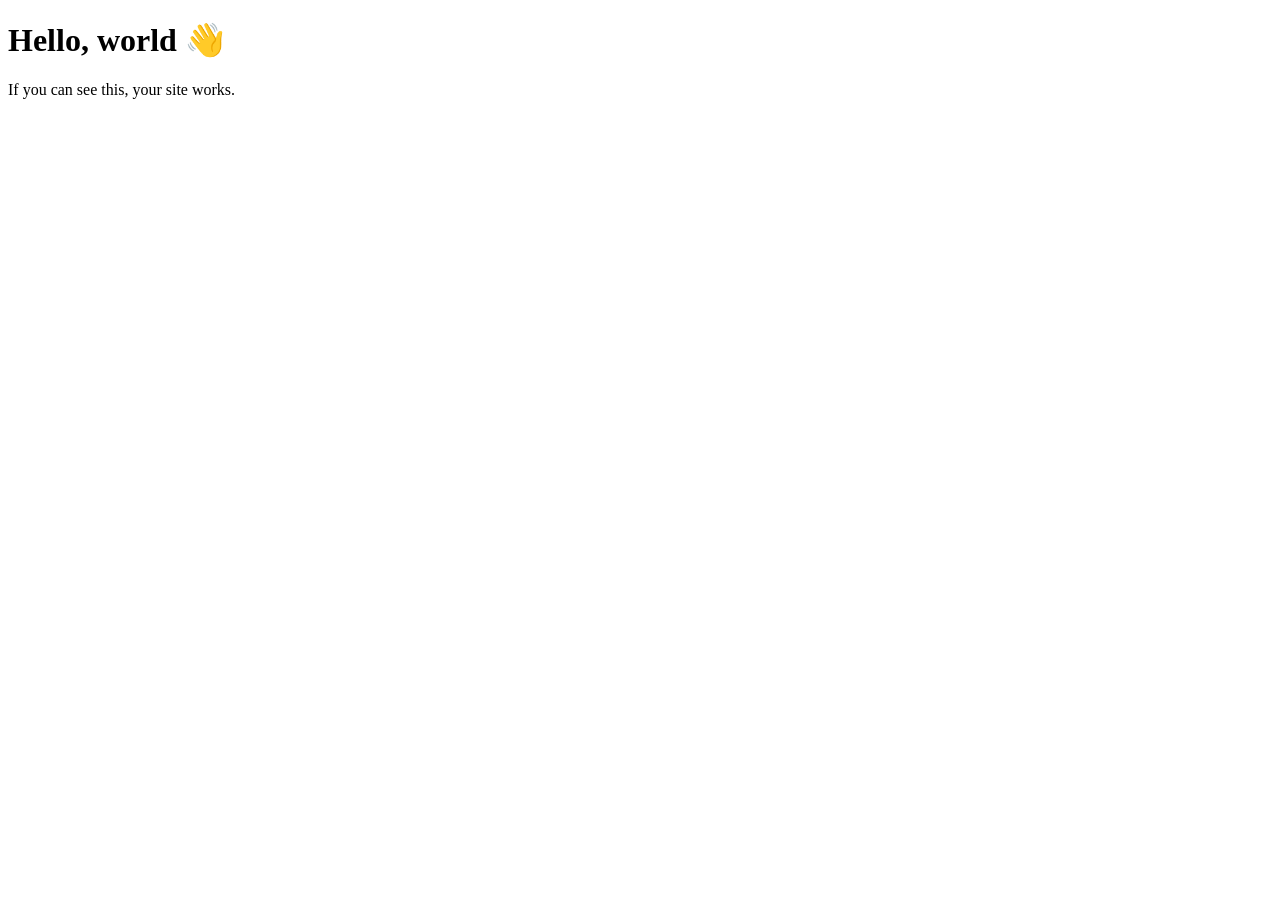
<file: Index.html>
<!DOCTYPE html>
<html lang="en">
<head>
    <meta charset="UTF-8">
    <meta name="viewport" content="width=device-width, initial-scale=1.0">
    <title>Hello</title>
</head>
<body>
    <h1>Hello, world 👋</h1>
    <p>If you can see this, your site works.</p>
</body>
</html>
</file>
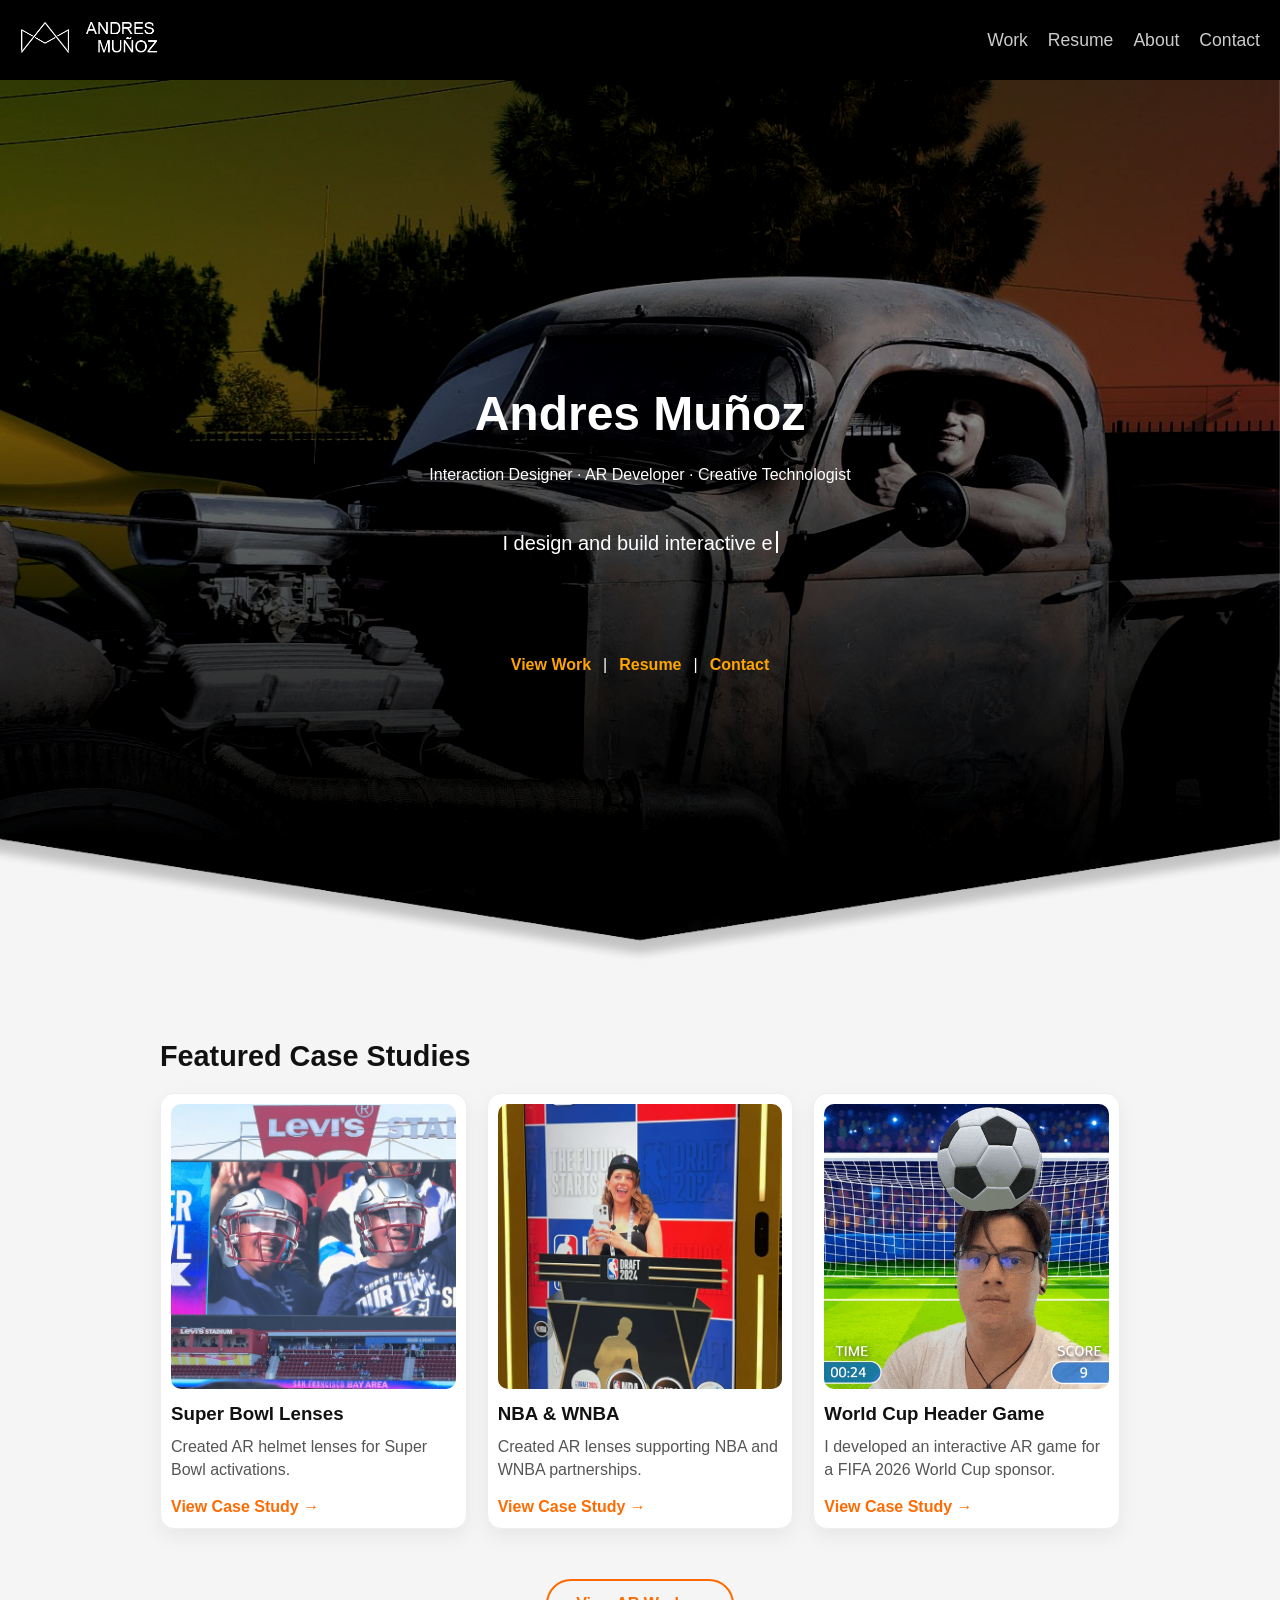
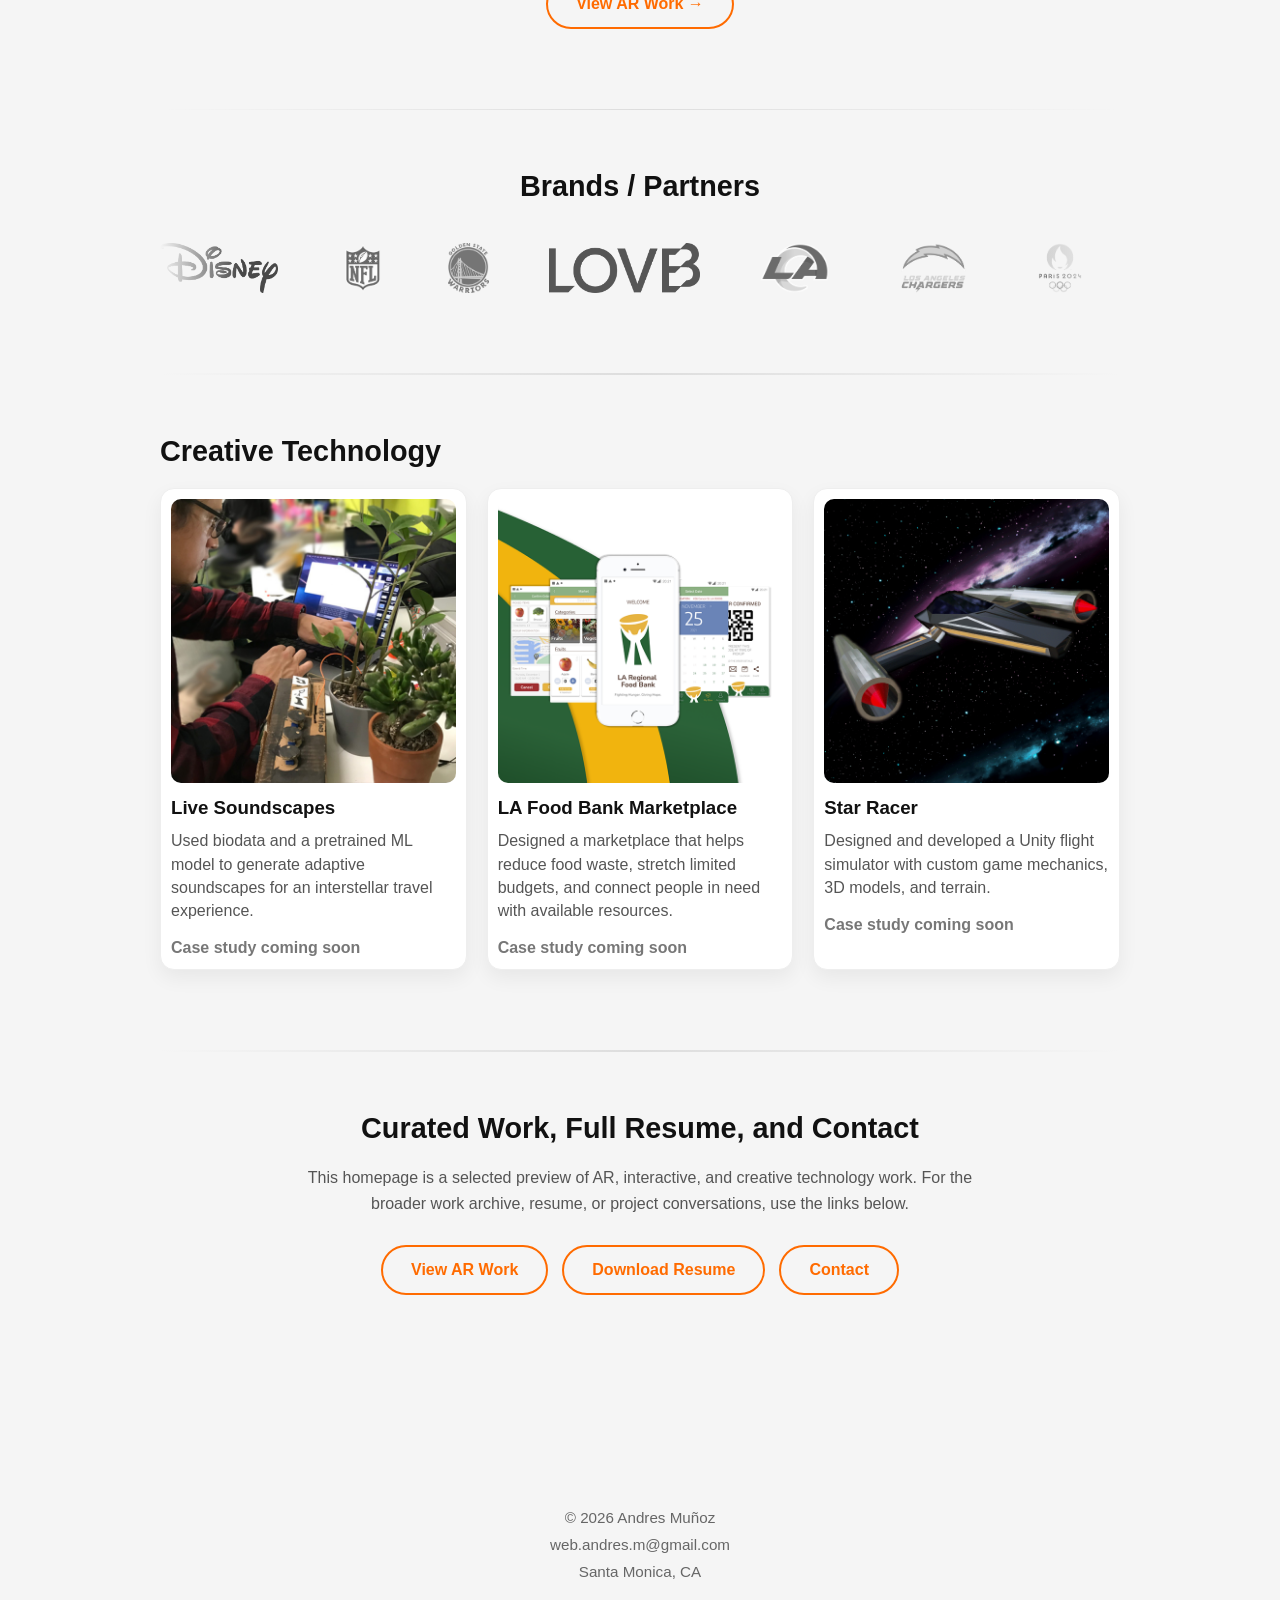
<file: index.html>
<!DOCTYPE html>
<html lang="en">
<head>
  <meta charset="UTF-8" />
  <meta name="viewport" content="width=device-width, initial-scale=1.0" />
  <title>Andres | Portfolio</title>
  <link rel="stylesheet" href="styles.css" />
  <script src="script.js" defer></script>
</head>

<body>

  <nav class="navbar">
    <div class="logo">
      <a href="index.html">
        <img src="images/webLogo.png" alt="Andres Logo">
      </a>
    </div>

    <div class="nav-links" id="navLinks">
      <a href="more-ar.html">Work</a>
      <a href="resume.html">Resume</a>
      <a href="about.html">About</a>
      <a href="contact.html">Contact</a>
    </div>

    <div class="hamburger" id="hamburger"></div>
  </nav>

  <!-- HERO -->
  <header class="hero">
    <img src="images/Hero_Banner.png" alt="Hero background" />
  
    <div class="hero-content">
      <h1>Andres Muñoz</h1>
      <p class="subtitle">
        Interaction Designer · AR Developer · Creative Technologist
      </p>
      <p class="description">
        I design and build interactive experiences and products that connect people, technology, and space.
      </p>
      
      <div class="hero-links">
        <a href="more-ar.html">View Work</a>
        
        <span>|</span>
        <a href="resume.html">Resume</a>

        <span>|</span>
        <a href="contact.html">Contact</a>
      </div>
    </div>
  </header>

  <!-- MAIN CONTENT -->
  <main class="container">

<section class="section">

  <h2>Featured Case Studies</h2>

  <div class="grid">

    <a href="superbowl.html" class="card reveal">
      <div class="card-inner">
      <img src="images/sbThumbnail.jpg" alt="Super Bowl AR lenses preview" />
      <h3>Super Bowl Lenses</h3>
      <p>Created AR helmet lenses for Super Bowl activations.</p>
      <p class="card-cta">View Case Study →</p>
      </div>
    </a>

    <a href="Basketball.html" class="card reveal">
      <div class="card-inner">
      <img src="images/nbaDraftThumbnail.jpg" alt="NBA and WNBA AR lenses preview" />
      <h3>NBA & WNBA</h3>
      <p class="snapcode-wc">Created AR lenses supporting NBA and WNBA partnerships.</p>
      <p class="card-cta">View Case Study →</p>
      </div>
    </a>


    <a href="worldCup.html" class="card reveal">
      <div class="card-inner">
      <img src="images/WorldCupThumbnail.gif" alt="World Cup AR header game preview" />
      <h3>World Cup Header Game</h3>
      <p>I developed an interactive AR game for a FIFA 2026 World Cup sponsor.</p>
      <p class="card-cta">View Case Study →</p>
      </div>
    </a>

  </div>

  <!-- SEE MORE CTA -->
  <div class="see-more">
    <a href="more-ar.html">View AR Work →</a>
  </div>

</section>

<section class="section brands-section">
  <h2>Brands / Partners</h2>

  <div class="carousel">
    <div class="carousel-track">
      <div class="carousel-group">
        <img src="images/Brands/disney.png" alt="Disney">
        <img src="images/Brands/nfl.png" alt="NFL">
        <img src="images/Brands/warriors.png" alt="Golden State Warriors">
        <img src="images/Brands/lovb.png" alt="League One Volleyball">
        <img src="images/Brands/rams.png" alt="Los Angeles Rams">
        <img src="images/Brands/chargers.png" alt="Los Angeles Chargers">
        <img src="images/Brands/olympics.png" alt="Olympics">
        <img src="images/Brands/nba.png" alt="NBA">
        <img src="images/Brands/wnba.png" alt="WNBA">
      </div>

      <div class="carousel-group">
        <img src="images/Brands/disney.png" alt="Disney">
        <img src="images/Brands/nfl.png" alt="NFL">
        <img src="images/Brands/warriors.png" alt="Golden State Warriors">
        <img src="images/Brands/lovb.png" alt="League One Volleyball">
        <img src="images/Brands/rams.png" alt="Los Angeles Rams">
        <img src="images/Brands/chargers.png" alt="Los Angeles Chargers">
        <img src="images/Brands/olympics.png" alt="Olympics">
        <img src="images/Brands/nba.png" alt="NBA">
        <img src="images/Brands/wnba.png" alt="WNBA">
      </div>
    </div>
  </div>
</section>




<section class="section">

  <h2>Creative Technology</h2>

  <div class="grid">

    <article class="card is-static reveal">
      <div class="card-inner">
      <img src="images/gaiaThumbnail.jpg" alt="Live Soundscapes project preview" />
      <h3>Live Soundscapes</h3>
      <p>Used biodata and a pretrained ML model to generate adaptive soundscapes for an interstellar travel experience.</p>
      <p class="card-status">Case study coming soon</p>
      </div>
    </article>

    <article class="card is-static reveal">
      <div class="card-inner">
      <img src="images/foodBankThumbnail.png" alt="Food Bank marketplace project preview" />
      <h3>LA Food Bank Marketplace</h3>
      <p>Designed a marketplace that helps reduce food waste, stretch limited budgets, and connect people in need with available resources.</p>
      <p class="card-status">Case study coming soon</p>
      </div>
    </article>

    <article class="card is-static reveal">
      <div class="card-inner">
      <img src="images/SpaceThumbnail.png" alt="Star Racer Unity flight simulator preview" />
      <h3>Star Racer</h3>
      <p>Designed and developed a Unity flight simulator with custom game mechanics, 3D models, and terrain.</p>
      <p class="card-status">Case study coming soon</p>
      </div>
    </article>

  </div>

</section>

<section class="section closing-cta">
  <h2>Curated Work, Full Resume, and Contact</h2>

  <p>
    This homepage is a selected preview of AR, interactive, and creative technology work.
    For the broader work archive, resume, or project conversations, use the links below.
  </p>

  <div class="closing-cta-actions">
    <a href="more-ar.html">View AR Work</a>
    <a href="AndresM_Resume.pdf" download>Download Resume</a>
    <a href="contact.html">Contact</a>
  </div>


</section>

  </main>


  <footer class="footer">
   
    <div class="contact-meta">
      <p>© 2026 Andres Muñoz</p>
      <a href="mailto:web.andres.m@gmail.com">web.andres.m@gmail.com</a>
      <p>Santa Monica, CA</p>
    </div>
  </footer>

</body>
</html>
</file>
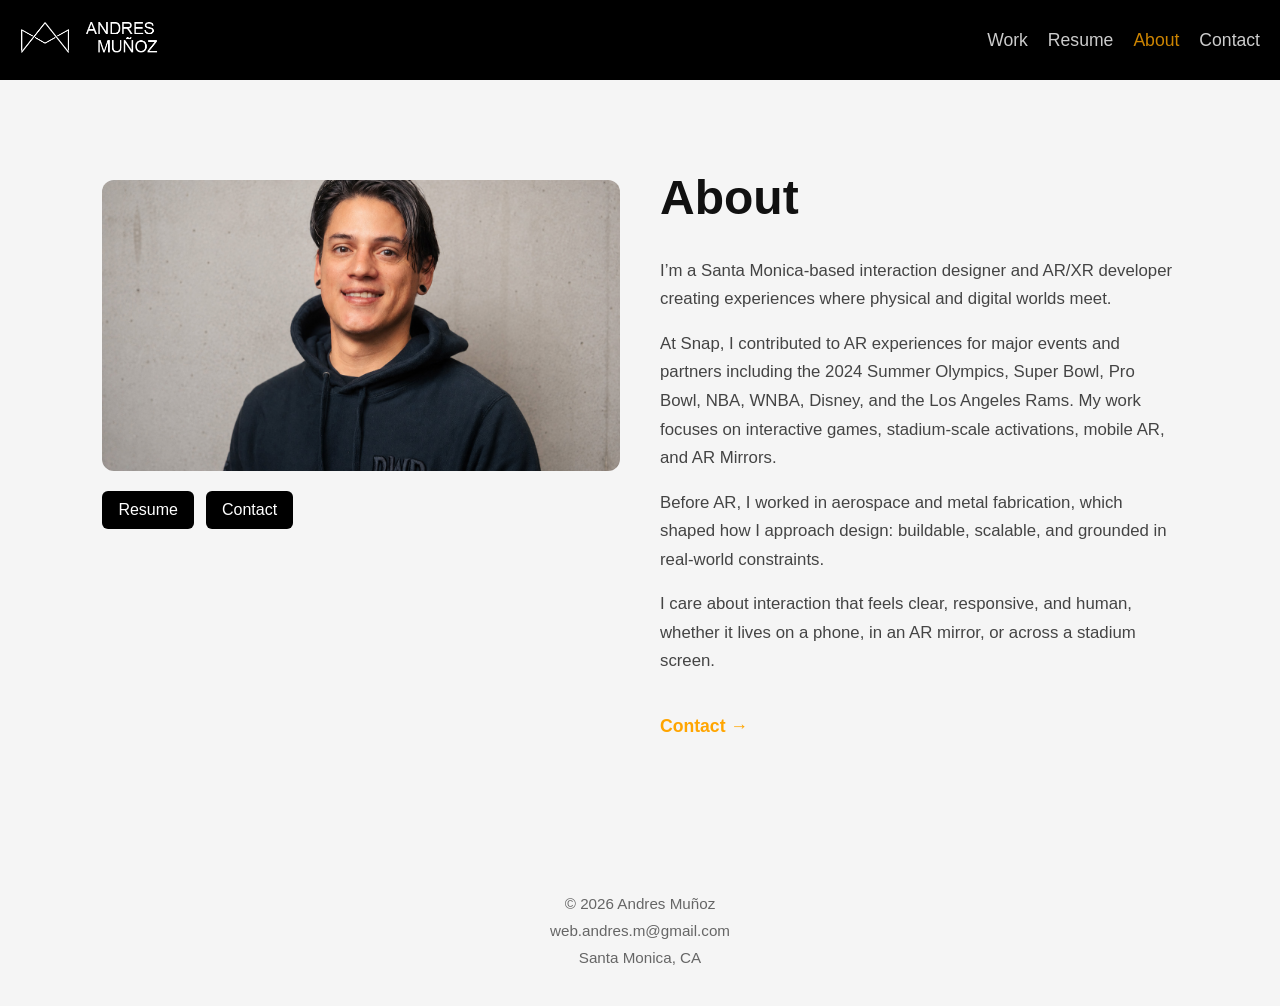
<file: about.html>
<!DOCTYPE html>
<html lang="en">
<head>
  <meta charset="UTF-8" />
  <meta name="viewport" content="width=device-width, initial-scale=1.0"/>
  <title>About | Andres</title>
  <link rel="stylesheet" href="styles.css"/>
  <link rel="stylesheet" href="about.css"/>
  <script src="script.js" defer></script>
</head>

<body class="about-page">
    

  <!-- =========================
       NAVBAR (shared)
  ========================== -->
  <nav class="navbar">
    <div class="logo">
      <a href="index.html">
        <img src="images/webLogo.png" alt="Andres Logo">
      </a>
    </div>

    <div class="nav-links" id="navLinks">
      <a href="more-ar.html">Work</a>
      <a href="resume.html">Resume</a>
      <a href="about.html" class="active">About</a>
      <a href="contact.html">Contact</a>
    </div>

    <div class="hamburger" id="hamburger"></div>
  </nav>

  <!-- =========================
       ABOUT HERO SECTION
  ========================== -->
  <section class="about-hero">

    <div>

        <div class="video-wrapper">
            <img src="images/profile.JPG" alt="Andres Muñoz profile">
          </div>
      
        <div class="about-buttons">
          <a href="resume.html">Resume</a>
          <a href="contact.html">Contact</a>
        </div>
      
      </div>

<div class="about-text reveal">

  <div class="about-text-inner">

    <!-- PAGE TITLE -->
    <h1 class="about-title">About</h1>

    <!-- MAIN COPY -->
    <p>
      I’m a Santa Monica-based interaction designer and AR/XR developer creating experiences where physical and digital worlds meet.
    </p>

    <p>
      At Snap, I contributed to AR experiences for major events and partners including the 2024 Summer Olympics, Super Bowl, Pro Bowl, NBA, WNBA, Disney, and the Los Angeles Rams. My work focuses on interactive games, stadium-scale activations, mobile AR, and AR Mirrors.
    </p>

    <p>
      Before AR, I worked in aerospace and metal fabrication, which shaped how I approach design: buildable, scalable, and grounded in real-world constraints.
    </p>

    <p>
      I care about interaction that feels clear, responsive, and human, whether it lives on a phone, in an AR mirror, or across a stadium screen.
    </p>

    <!-- CTA -->
    <a class="about-cta" href="contact.html">
      Contact →
    </a>

  </div>

</div>

  </section>

  <footer class="footer">
    <div class="contact-meta">
      <p>© 2026 Andres Muñoz</p>
      <a href="mailto:web.andres.m@gmail.com">web.andres.m@gmail.com</a>
      <p>Santa Monica, CA</p>
    </div>
  </footer>

</body>
</html>
</file>
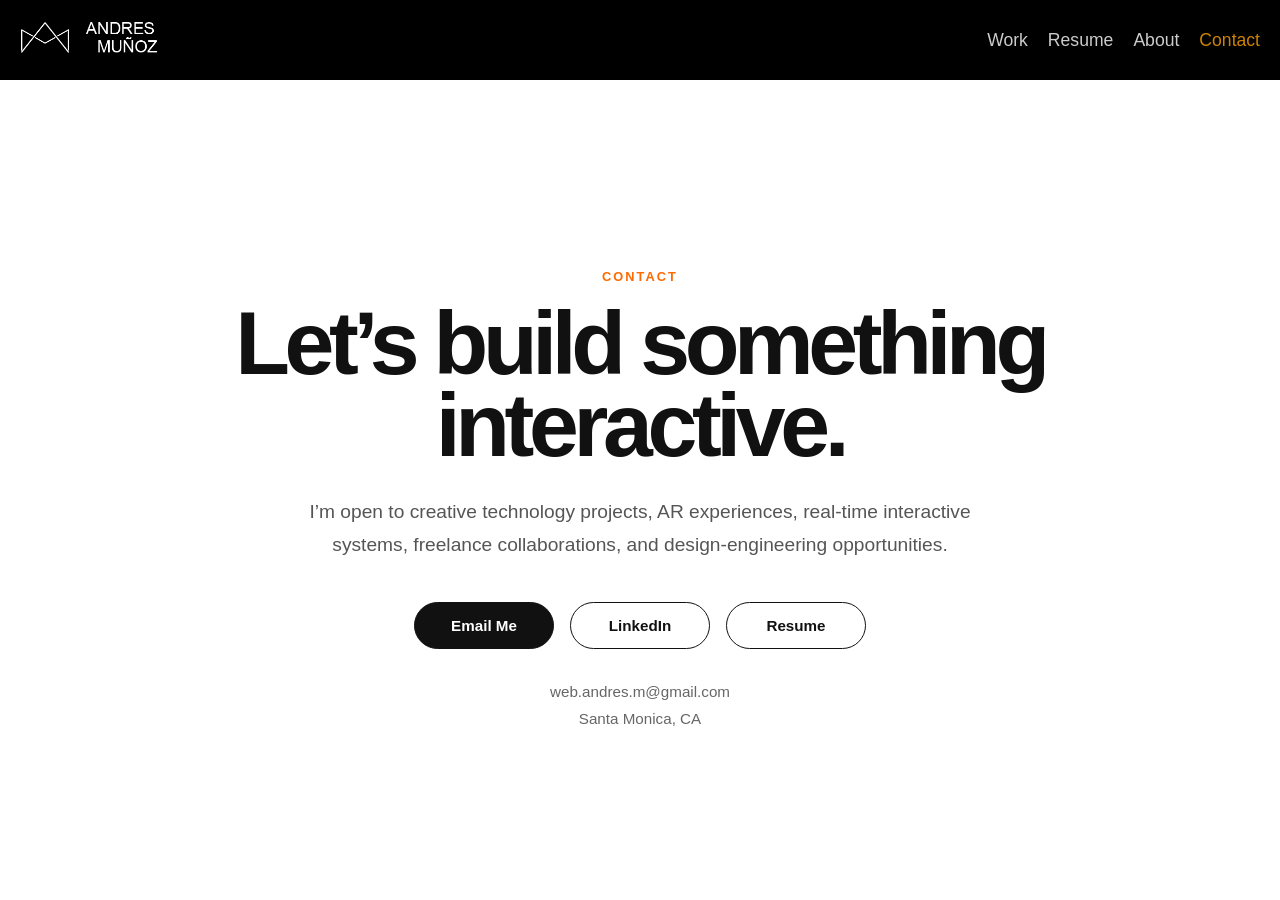
<file: contact.html>
<!DOCTYPE html>
<html lang="en">
    <head>
        <meta charset="UTF-8" />
        <meta name="viewport" content="width=device-width, initial-scale=1.0" />
        <title>Contact | Andres</title>
      
        <link rel="stylesheet" href="styles.css" />
        <link rel="stylesheet" href="contact.css" />
      
        <script src="script.js" defer></script>
      </head>

<body class="contact-page">

  <nav class="navbar">
    <div class="logo">
      <a href="index.html">
        <img src="images/webLogo.png" alt="Andres Logo">
      </a>
    </div>

    <div class="nav-links" id="navLinks">
      <a href="more-ar.html">Work</a>
      <a href="resume.html">Resume</a>
      <a href="about.html">About</a>
      <a href="contact.html" class="active">Contact</a>
    </div>

    <div class="hamburger" id="hamburger"></div>
  </nav>

  <main class="contact-main">
    <section class="contact-hero">
      <p class="eyebrow">Contact</p>

      <h1>Let’s build something interactive.</h1>

      <p class="contact-description">
        I’m open to creative technology projects, AR experiences, real-time interactive systems,
        freelance collaborations, and design-engineering opportunities.
      </p>

      <div class="contact-actions">
        <a class="contact-button primary" href="mailto:web.andres.m@gmail.com">
          Email Me
        </a>

        <a class="contact-button secondary"
           href="https://www.linkedin.com/in/amunozdesign/"
           target="_blank"
           rel="noopener noreferrer">
          LinkedIn
        </a>

        <a class="contact-button secondary" href="resume.html">
          Resume
        </a>
      </div>

      <div class="contact-meta">
        <a href="mailto:web.andres.m@gmail.com">web.andres.m@gmail.com</a>
        <p>Santa Monica, CA</p>
      </div>
    </section>
  </main>



</body>
</html>
</file>
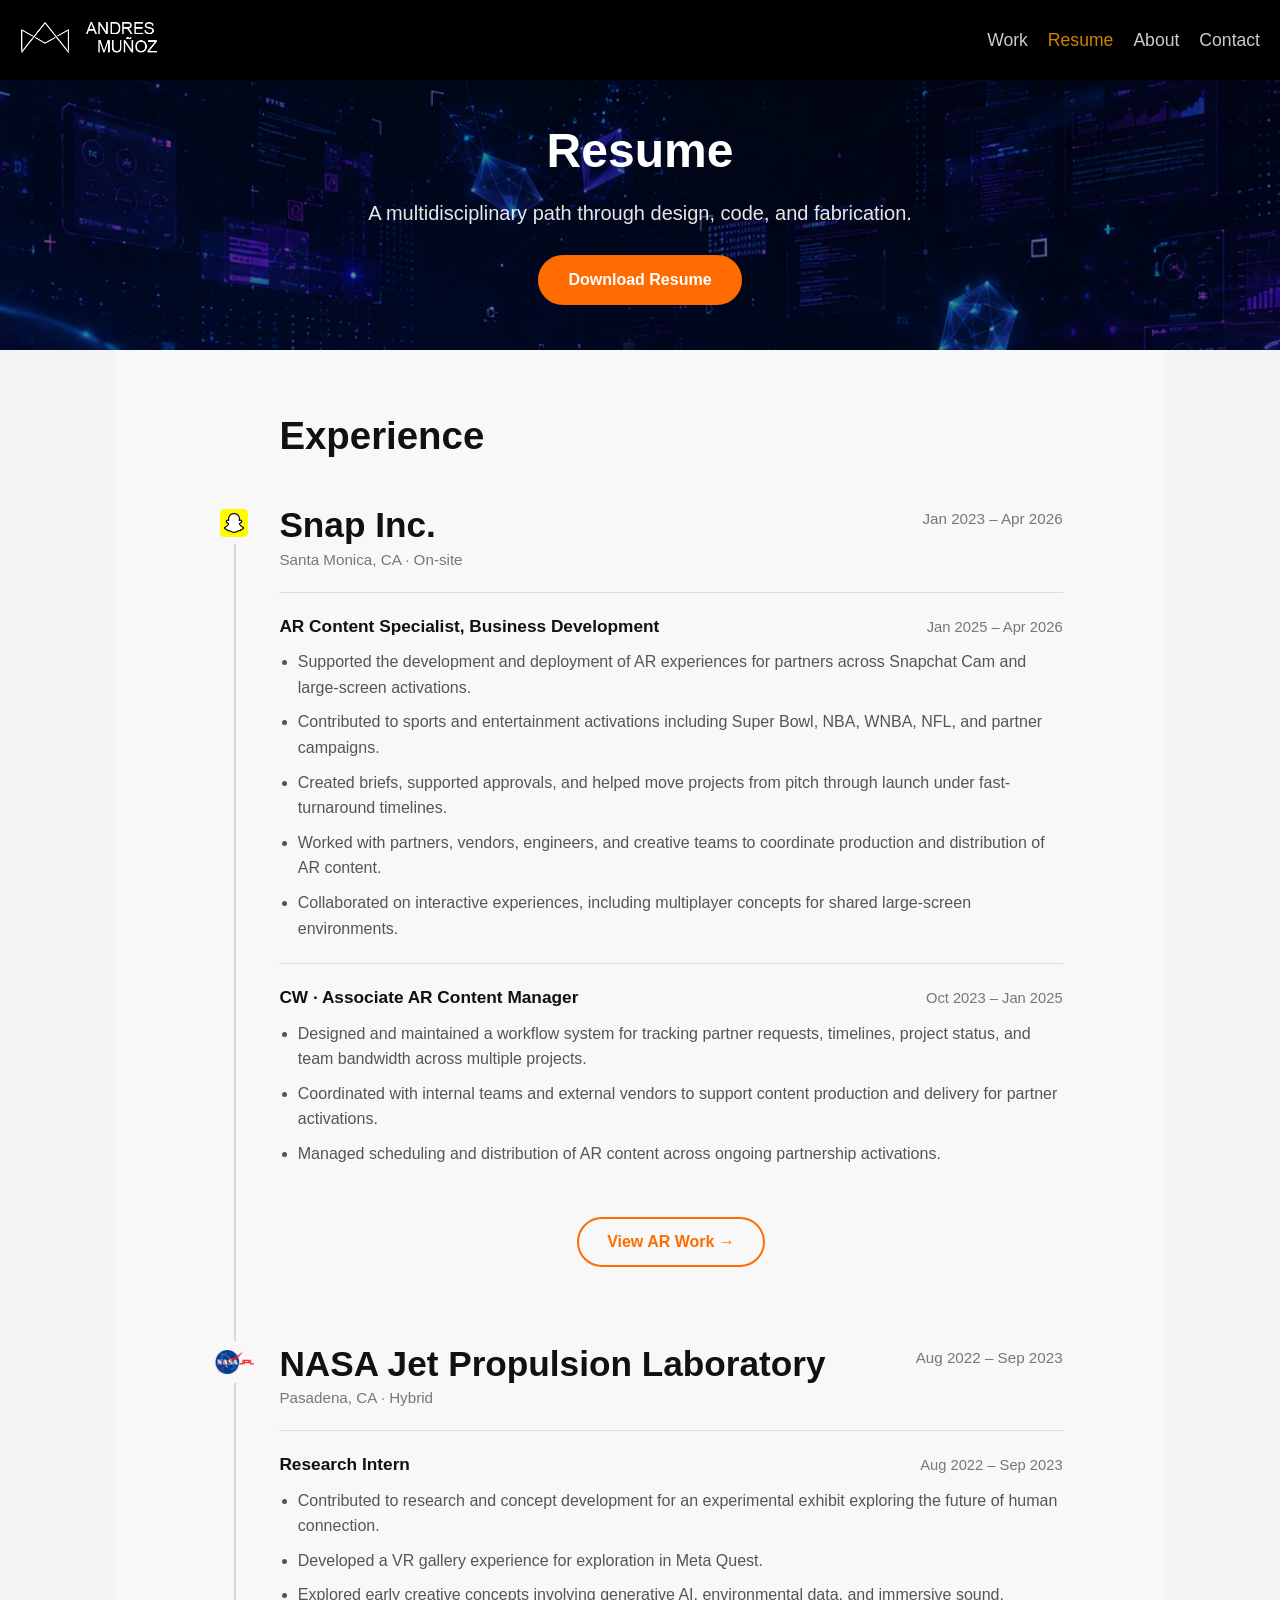
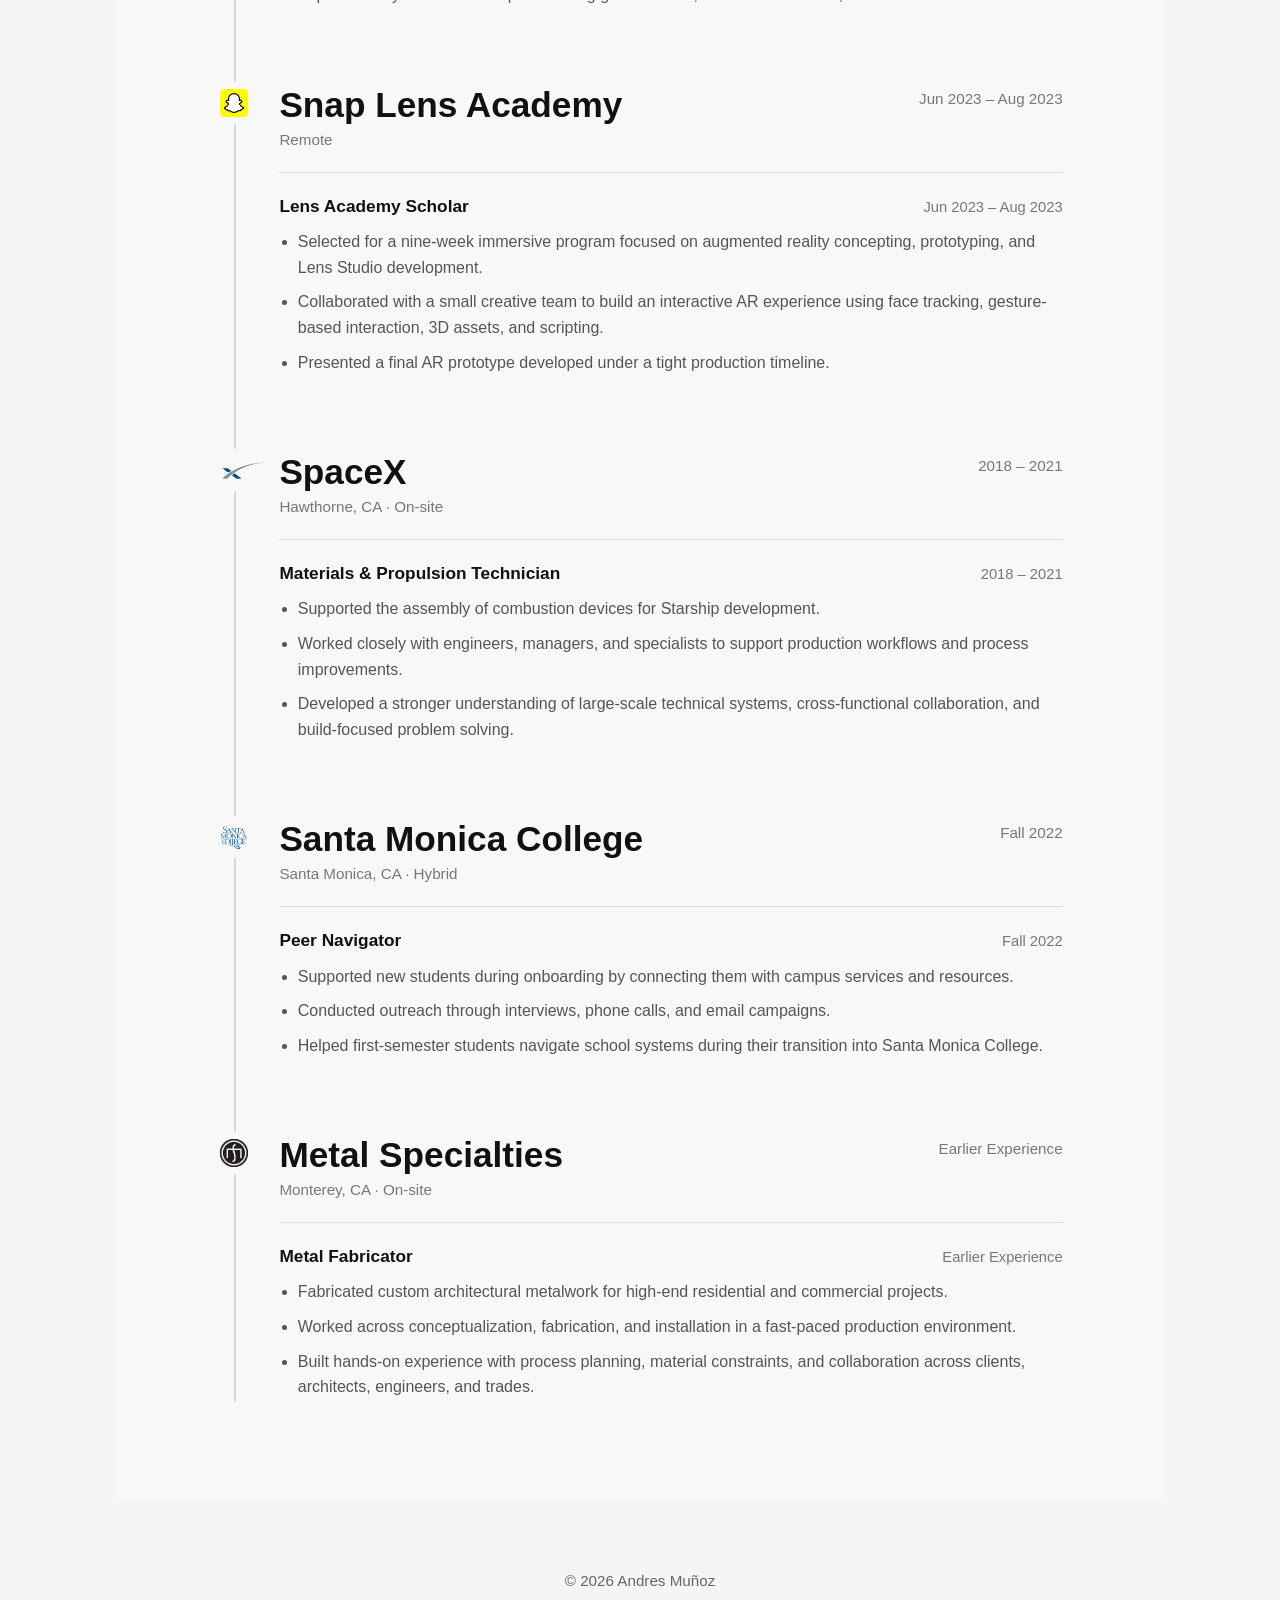
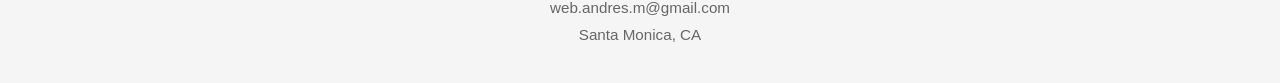
<file: resume.html>
<!DOCTYPE html>
<html lang="en">
<head>
  <meta charset="UTF-8" />
  <meta name="viewport" content="width=device-width, initial-scale=1.0"/>
  <title>Resume | Andres</title>
  <link rel="stylesheet" href="styles.css"/>
  <link rel="stylesheet" href="about.css"/>
  <script src="script.js" defer></script>
</head>

<body class="about-page resume-page">

  <nav class="navbar">
    <div class="logo">
      <a href="index.html">
        <img src="images/webLogo.png" alt="Andres Logo">
      </a>
    </div>

    <div class="nav-links" id="navLinks">
      <a href="more-ar.html">Work</a>
      <a href="resume.html" class="active">Resume</a>
      <a href="about.html">About</a>
      <a href="contact.html">Contact</a>
    </div>

    <div class="hamburger" id="hamburger"></div>
  </nav>

  <main>
    <section class="section-title-block resume-title-block">
      <div class="section-title-overlay"></div>

      <div class="section-title-content">
        <h1>Resume</h1>
        <p>A multidisciplinary path through design, code, and fabrication.</p>
        <div class="resume-actions">
          <a href="AndresM_Resume.pdf" download>Download Resume</a>
        </div>
      </div>
    </section>

    <section class="selected-experience-timeline">
      <div class="resume-section-heading">
        <h2>Experience</h2>
      </div>

      <!-- SNAP INC. -->
      <article class="timeline-item">
        <div class="timeline-logo logo-square">
          <img src="images/logos/snap-logo.png" alt="Snap Inc. logo">
        </div>

        <div class="timeline-content">
          <header class="timeline-company">
            <div>
              <h3>Snap Inc.</h3>
              <p>Santa Monica, CA · On-site</p>
            </div>

            <span>Jan 2023 – Apr 2026</span>
          </header>

          <div class="timeline-role">
            <div class="timeline-role-header">
              <h4>AR Content Specialist, Business Development</h4>
              <span>Jan 2025 – Apr 2026</span>
            </div>

            <ul>
              <li>Supported the development and deployment of AR experiences for partners across Snapchat Cam and large-screen activations.</li>
              <li>Contributed to sports and entertainment activations including Super Bowl, NBA, WNBA, NFL, and partner campaigns.</li>
              <li>Created briefs, supported approvals, and helped move projects from pitch through launch under fast-turnaround timelines.</li>
              <li>Worked with partners, vendors, engineers, and creative teams to coordinate production and distribution of AR content.</li>
              <li>Collaborated on interactive experiences, including multiplayer concepts for shared large-screen environments.</li>
            </ul>
          </div>

          <div class="timeline-role">
            <div class="timeline-role-header">
              <h4>CW · Associate AR Content Manager</h4>
              <span>Oct 2023 – Jan 2025</span>
            </div>

            <ul>
              <li>Designed and maintained a workflow system for tracking partner requests, timelines, project status, and team bandwidth across multiple projects.</li>
              <li>Coordinated with internal teams and external vendors to support content production and delivery for partner activations.</li>
              <li>Managed scheduling and distribution of AR content across ongoing partnership activations.</li>
            </ul>
            <div class="see-more">
              <a href="more-ar.html">View AR Work →</a>
            </div>
          </div>
        </div>
      </article>

      <!-- NASA JPL -->
      <article class="timeline-item">
        <div class="timeline-logo logo-wide">
          <img src="images/logos/nasa-jpl-logo.png" alt="NASA JPL logo">
        </div>

        <div class="timeline-content">
          <header class="timeline-company">
            <div>
              <h3>NASA Jet Propulsion Laboratory</h3>
              <p>Pasadena, CA · Hybrid</p>
            </div>

            <span>Aug 2022 – Sep 2023</span>
          </header>

          <div class="timeline-role">
            <div class="timeline-role-header">
              <h4>Research Intern</h4>
              <span>Aug 2022 – Sep 2023</span>
            </div>

            <ul>
              <li>Contributed to research and concept development for an experimental exhibit exploring the future of human connection.</li>
              <li>Developed a VR gallery experience for exploration in Meta Quest.</li>
              <li>Explored early creative concepts involving generative AI, environmental data, and immersive sound.</li>
            </ul>
          </div>
        </div>
      </article>

      <!-- SNAP LENS ACADEMY -->
      <article class="timeline-item">
        <div class="timeline-logo logo-square">
          <img src="images/logos/snap-logo.png" alt="Snap Inc. logo">
        </div>

        <div class="timeline-content">
          <header class="timeline-company">
            <div>
              <h3>Snap Lens Academy</h3>
              <p>Remote</p>
            </div>

            <span>Jun 2023 – Aug 2023</span>
          </header>

          <div class="timeline-role">
            <div class="timeline-role-header">
              <h4>Lens Academy Scholar</h4>
              <span>Jun 2023 – Aug 2023</span>
            </div>

            <ul>
              <li>Selected for a nine-week immersive program focused on augmented reality concepting, prototyping, and Lens Studio development.</li>
              <li>Collaborated with a small creative team to build an interactive AR experience using face tracking, gesture-based interaction, 3D assets, and scripting.</li>
              <li>Presented a final AR prototype developed under a tight production timeline.</li>
            </ul>
          </div>
        </div>
      </article>

      <!-- SPACEX -->
      <article class="timeline-item">
        <div class="timeline-logo logo-wide">
          <img src="images/logos/spaceX.png" alt="SpaceX logo">
        </div>

        <div class="timeline-content">
          <header class="timeline-company">
            <div>
              <h3>SpaceX</h3>
              <p>Hawthorne, CA · On-site</p>
            </div>

            <span>2018 – 2021</span>
          </header>

          <div class="timeline-role">
            <div class="timeline-role-header">
              <h4>Materials & Propulsion Technician</h4>
              <span>2018 – 2021</span>
            </div>

            <ul>
              <li>Supported the assembly of combustion devices for Starship development.</li>
              <li>Worked closely with engineers, managers, and specialists to support production workflows and process improvements.</li>
              <li>Developed a stronger understanding of large-scale technical systems, cross-functional collaboration, and build-focused problem solving.</li>
            </ul>
          </div>
        </div>
      </article>

      <!-- SANTA MONICA COLLEGE -->
      <article class="timeline-item">
        <div class="timeline-logo logo-square">
          <img src="images/logos/santaMonicaCollege-logo.png" alt="Santa Monica College logo">
        </div>

        <div class="timeline-content">
          <header class="timeline-company">
            <div>
              <h3>Santa Monica College</h3>
              <p>Santa Monica, CA · Hybrid</p>
            </div>

            <span>Fall 2022</span>
          </header>

          <div class="timeline-role">
            <div class="timeline-role-header">
              <h4>Peer Navigator</h4>
              <span>Fall 2022</span>
            </div>

            <ul>
              <li>Supported new students during onboarding by connecting them with campus services and resources.</li>
              <li>Conducted outreach through interviews, phone calls, and email campaigns.</li>
              <li>Helped first-semester students navigate school systems during their transition into Santa Monica College.</li>
            </ul>
          </div>
        </div>
      </article>

      <!-- METAL SPECIALTIES -->
      <article class="timeline-item">
        <div class="timeline-logo logo-square">
          <img src="images/logos/MetSpec.png" alt="Metal Specialties logo">
        </div>

        <div class="timeline-content">
          <header class="timeline-company">
            <div>
              <h3>Metal Specialties</h3>
              <p>Monterey, CA · On-site</p>
            </div>

            <span>Earlier Experience</span>
          </header>

          <div class="timeline-role">
            <div class="timeline-role-header">
              <h4>Metal Fabricator</h4>
              <span>Earlier Experience</span>
            </div>

            <ul>
              <li>Fabricated custom architectural metalwork for high-end residential and commercial projects.</li>
              <li>Worked across conceptualization, fabrication, and installation in a fast-paced production environment.</li>
              <li>Built hands-on experience with process planning, material constraints, and collaboration across clients, architects, engineers, and trades.</li>
            </ul>
          </div>
        </div>
      </article>
    </section>

    <!-- <section class="resume-details">
      <article>
        <h2>Skills</h2>
        <ul>
          <li>Interaction design</li>
          <li>AR prototyping and Lens Studio development</li>
          <li>Gameplay mechanics and interaction logic</li>
          <li>Large-screen activations and AR Mirrors</li>
          <li>3D asset modeling, texturing, and UV textures</li>
          <li>Partner production support and approvals</li>
        </ul>
      </article>

      <article>
        <h2>Tools</h2>
        <ul>
          <li>Lens Studio</li>
          <li>Camera Kit</li>
          <li>Snapchat Cam</li>
          <li>Snap AR Mirrors</li>
          <li>Unity</li>
          <li>Meta Quest</li>
        </ul>
      </article>

      <article>
        <h2>Education</h2>
        <ul>
          <li>B.S. Interaction Design, Santa Monica College</li>
          <li>B.S. Industrial Design, Universidad de los Andes</li>
          <li>A.S. Graphic Design, Santa Monica College</li>
        </ul>
      </article>

      <article>
        <h2>Programs / Awards</h2>
        <ul>
          <li>Snap Lens Academy Scholar</li>
        </ul>
      </article>
    </section>
     -->

     
  </main>

  <footer class="footer">
    <div class="contact-meta">
      <p>© 2026 Andres Muñoz</p>
      <a href="mailto:web.andres.m@gmail.com">web.andres.m@gmail.com</a>
      <p>Santa Monica, CA</p>
    </div>
  </footer>

</body>
</html>
</file>
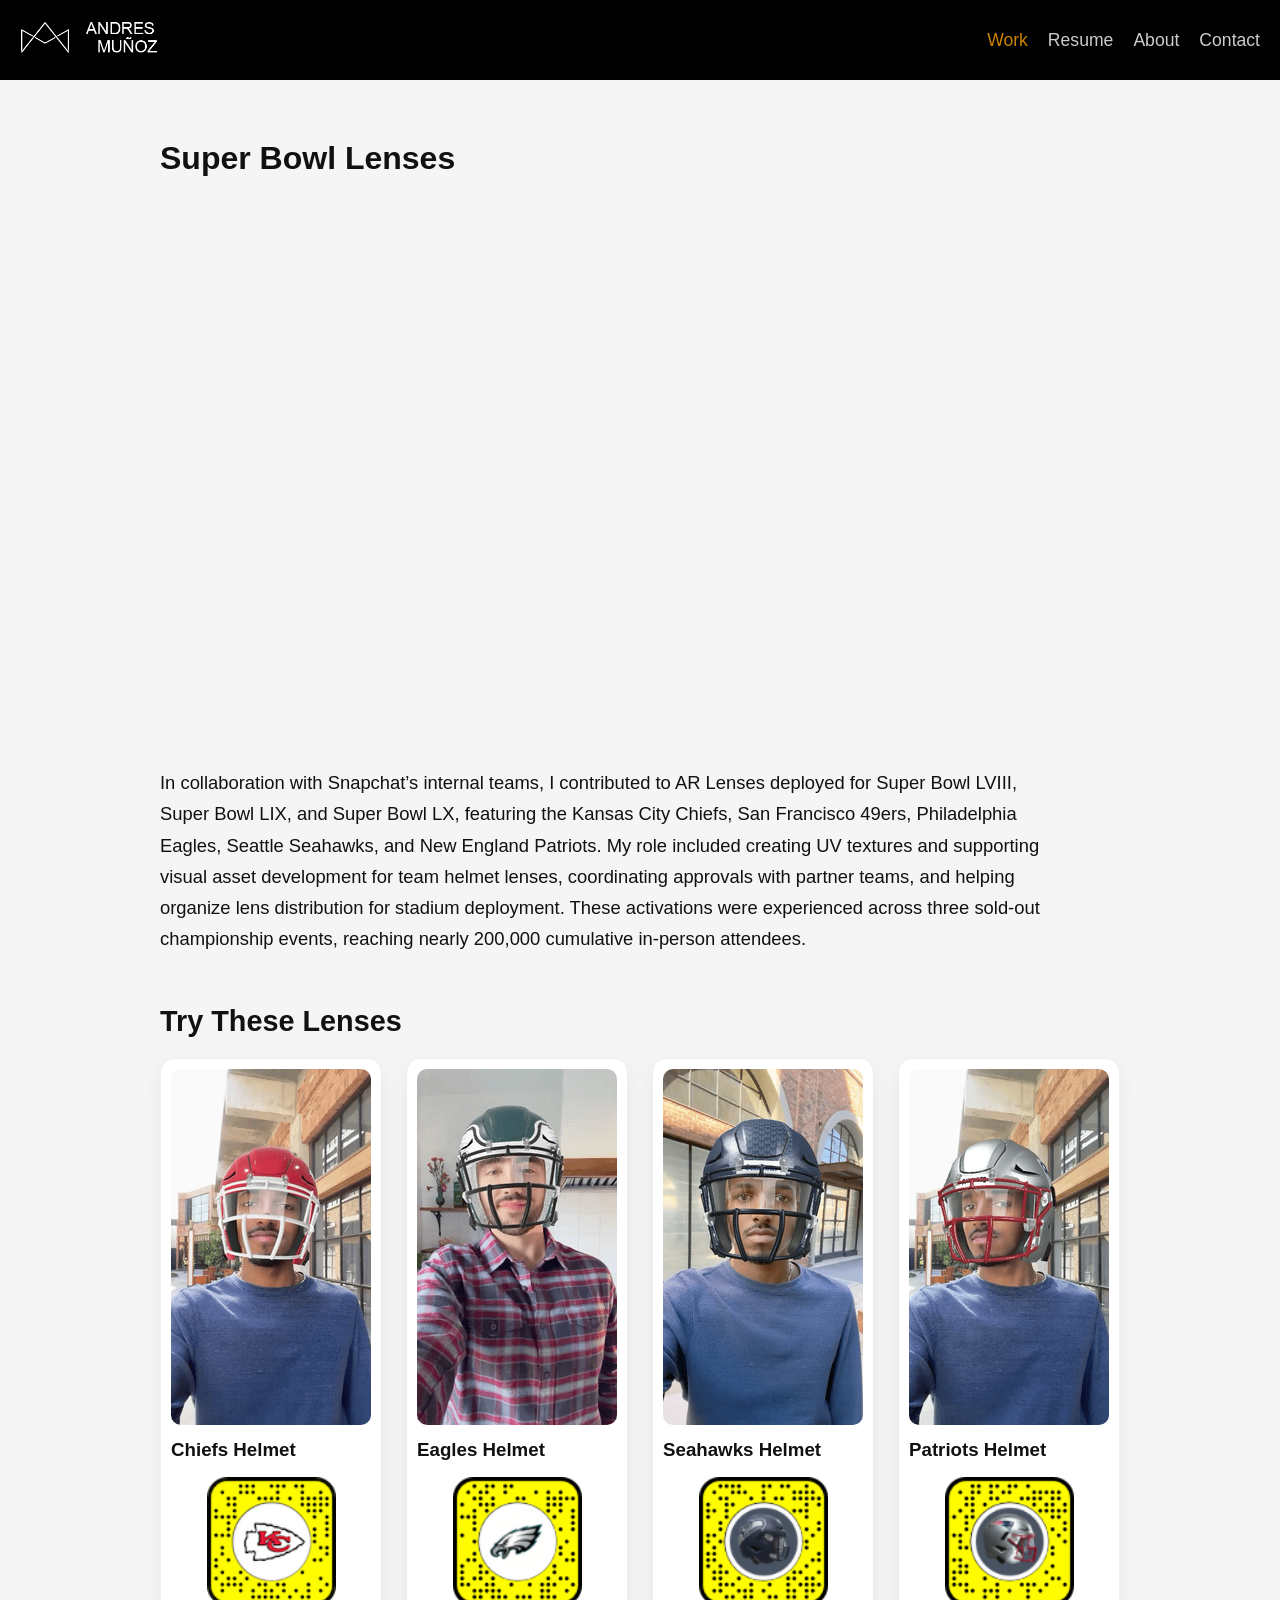
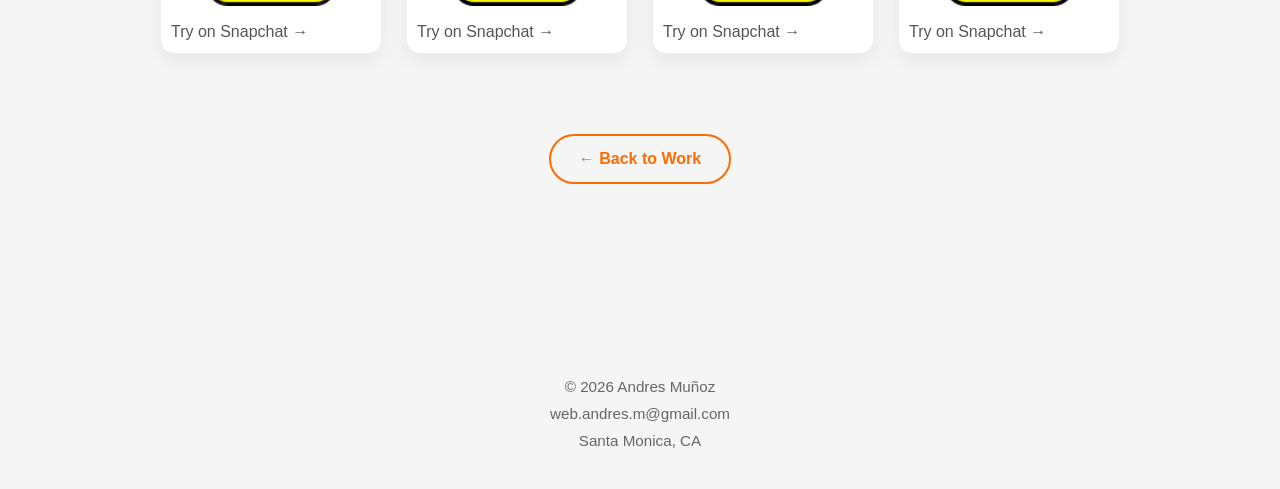
<file: superbowl.html>
<!DOCTYPE html>
<html lang="en">
<head>
  <meta charset="UTF-8" />
  <meta name="viewport" content="width=device-width, initial-scale=1.0" />
  <title>Andres - Super Bowl Lenses</title>
  <link rel="stylesheet" href="styles.css" />
  <script src="script.js" defer></script>
</head>

<body>

  <nav class="navbar">
    <div class="logo">
      <a href="index.html">
        <img src="images/webLogo.png" alt="Andres Logo">
      </a>
    </div>

    <div class="nav-links" id="navLinks">
      <a href="more-ar.html" class="active">Work</a>
      <a href="resume.html">Resume</a>
      <a href="about.html">About</a>
      <a href="contact.html">Contact</a>
    </div>

    <div class="hamburger" id="hamburger"></div>
  </nav>

  <main class="container">

    <h1>Super Bowl Lenses</h1>

    <div class="video-wrapper">
      <iframe
        src="https://www.youtube.com/embed/8Y7MXpsf7DE?autoplay=1&mute=1&loop=1&playlist=8Y7MXpsf7DE&controls=1&modestbranding=1&rel=0&playsinline=1"
        title="AR Game Prototype Demo"
        frameborder="0"
        allow="autoplay; encrypted-media"
        referrerpolicy="strict-origin-when-cross-origin"
        allowfullscreen>
      </iframe>
    </div>

    <p class="project-description">
      In collaboration with Snapchat’s internal teams, I contributed to AR Lenses deployed for Super Bowl LVIII, Super Bowl LIX, and Super Bowl LX, 
      featuring the Kansas City Chiefs, San Francisco 49ers, Philadelphia Eagles, Seattle Seahawks, and New England Patriots. 
      My role included creating UV textures and supporting visual asset development for team helmet lenses, coordinating approvals with partner teams,
       and helping organize lens distribution for stadium deployment. These activations were experienced across three sold-out championship events, reaching nearly 200,000 cumulative in-person attendees.
    </p>


    <section class="section">

      <h2>Try These Lenses</h2>
    
      <div class="grid lens-grid">
    
        <a href="https://www.snapchat.com/lens/443d3cb7519a40d5a88e3a8ec5064e60?type=SNAPCODE&metadata=01" class="card reveal" target="_blank" rel="noopener noreferrer">
          <div class="card-inner">
            <img src="images/Giffs/kc_Chiefs.gif" alt="Lens Preview 1" />
            <h3>Chiefs Helmet</h3>
            <img src="images/Snapcodes/Chiefsnapcode.png" alt="Snapcode 1" class="snapcode" />
            <p class="desktop-copy">Try on Snapchat →</p>
            <p class="mobile-copy">Try on Snapchat →</p>
          </div>
        </a>
    
        <a href="https://www.snapchat.com/lens/eec7a18d71ad46578a2d091db8ef6512?invite_id=2HRTaWkC&locale=en_US&share_id=AwLD8aOnSt-VvZxsUGrn5A&sid=4fe9cc1cc9e24661b5d193d75946c539" class="card reveal" target="_blank" rel="noopener noreferrer">
          <div class="card-inner">
            <img src="images/Giffs/eagles.gif" alt="Lens Preview 2" />
            <h3>Eagles Helmet</h3>
            <img src="images/Snapcodes/EaglesSnapcode.png" alt="Snapcode 2" class="snapcode" />
            <p class="desktop-copy">Try on Snapchat →</p>
            <p class="mobile-copy">Try on Snapchat →</p>
          </div>
        </a>
    
        <a href="https://www.snapchat.com/lens/6429f4a2cfd64ded8bb49b52e7a16466?invite_id=4SeStGaz&locale=en_US&share_id=KUdCpBrHSJKx4ZS9DaCLZQ&sid=ad930bea52f94cabb9c4fadd9298be0f" class="card reveal" target="_blank" rel="noopener noreferrer">
          <div class="card-inner">
            <img src="images/Giffs/Seahawks.gif" alt="Lens Preview 3" />
            <h3>Seahawks Helmet</h3>
            <img src="images/Snapcodes/SeahawksSnapcode.png" alt="Snapcode 3" class="snapcode" />
            <p class="desktop-copy">Try on Snapchat →</p>
            <p class="mobile-copy">Try on Snapchat →</p>
          </div>
        </a>
    
        <a href="https://www.snapchat.com/lens/443d3cb7519a40d5a88e3a8ec5064e60?type=SNAPCODE&metadata=01" class="card reveal" target="_blank" rel="noopener noreferrer">
          <div class="card-inner">
            <img src="images/Giffs/Patriots.gif" alt="Lens Preview 4" />
            <h3>Patriots Helmet</h3>
            <img src="images/Snapcodes/PatriotsSnapcode.png" alt="Snapcode 4" class="snapcode" />
            <p class="desktop-copy">Try on Snapchat →</p>
            <p class="mobile-copy">Try on Snapchat →</p>
          </div>
        </a>
    
      </div>
    
    </section>
    

    <div class="back-home">
      <a href="more-ar.html">← Back to Work</a>
    </div>

  </main>

    <footer class="footer">
   
    <div class="contact-meta">
      <p>© 2026 Andres Muñoz</p>
      <a href="mailto:web.andres.m@gmail.com">web.andres.m@gmail.com</a>
      <p>Santa Monica, CA</p>
    </div>
  </footer>
</body>
</html>
</file>
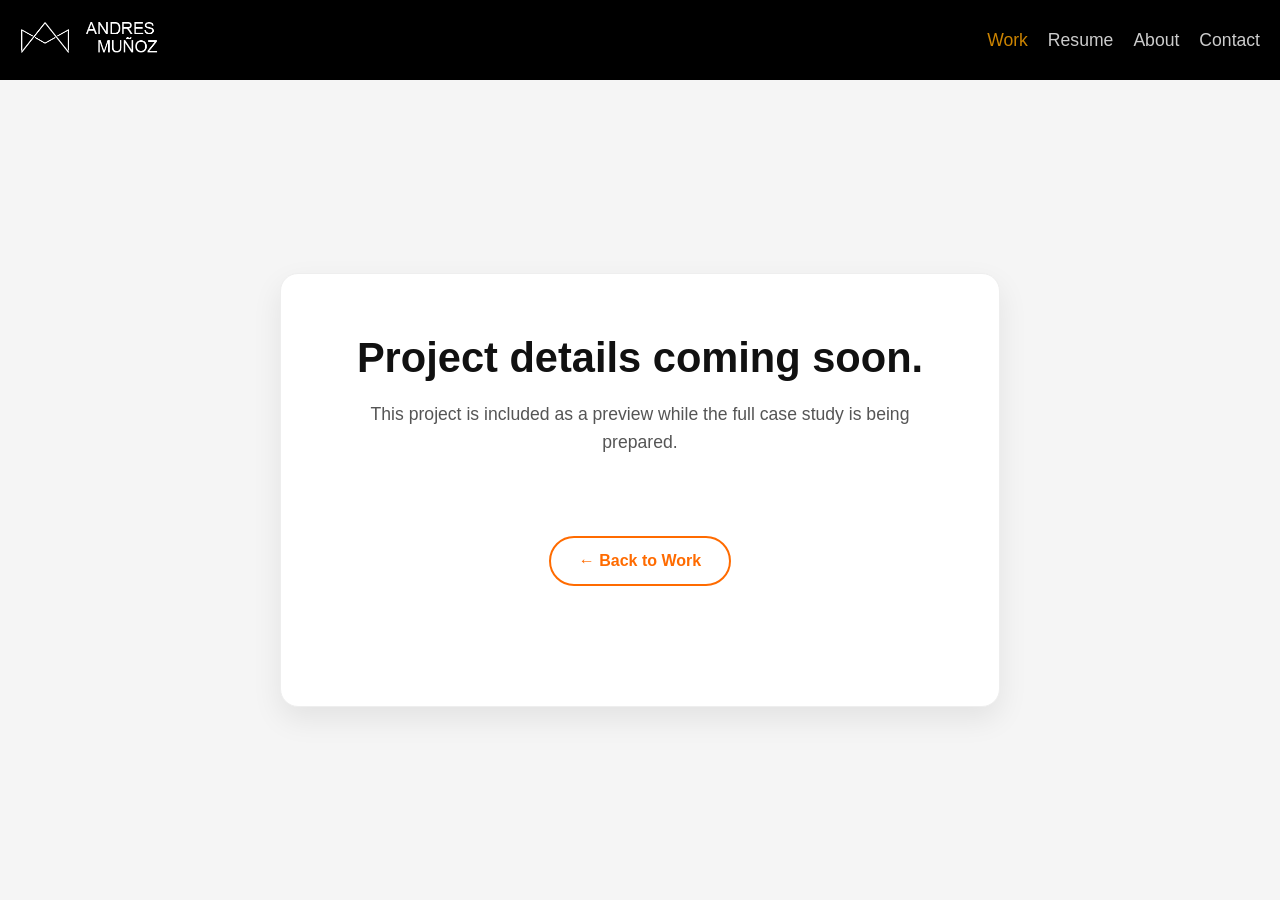
<file: wip.html>
<!DOCTYPE html>
<html lang="en">
<head>
  <meta charset="UTF-8" />
  <meta name="viewport" content="width=device-width, initial-scale=1.0" />
  <title>Work in Progress | Andres</title>
  <link rel="stylesheet" href="styles.css" />
  <script src="script.js" defer></script>
</head>

<body class="wip-page">

  <nav class="navbar">
    <div class="logo">
      <a href="index.html">
        <img src="images/webLogo.png" alt="Andres Logo">
      </a>
    </div>

    <div class="nav-links" id="navLinks">
      <a href="more-ar.html" class="active">Work</a>
      <a href="resume.html">Resume</a>
      <a href="about.html">About</a>
      <a href="contact.html">Contact</a>
    </div>

    <div class="hamburger" id="hamburger"></div>
  </nav>

  <main class="wip-container">
    <section class="wip-card reveal">
      <h1>Project details coming soon.</h1>
      <p>
        This project is included as a preview while the full case study is being prepared.
      </p>

      <div class="back-home">
        <a href="more-ar.html">← Back to Work</a>
      </div>
    </section>
  </main>

</body>
</html>
</file>
<file: styles.css>
/* =========================
   RESET
   ========================= */
   * {
    margin: 0;
    padding: 0;
    box-sizing: border-box;
  }

  html {
    scroll-behavior: smooth;
  }
  
  /* =========================
     BASE
     ========================= */
  body {
    padding-top: 80px;
    font-family: Arial, sans-serif;
    color: #111;
    background: #f5f5f5;
  }
  
  /* =========================
     NAVBAR
     ========================= */
  .navbar {
    position: fixed;
    top: 0;
    width: 100%;
    height: 80px;
  
    background: #000;
    color: #fff;
  
    display: flex;
    justify-content: space-between;
    align-items: center;
  
    padding: 0 20px;
    z-index: 1000;
  }
  
  /* active page highlight */
  .nav-links a.active {
    color: orange;
    opacity: 1;
  }
  
  /* logo */
  .logo {
    display: flex;
    align-items: center;
  }
  
  .logo img {
    max-height: 40px;
    width: auto;
  }

/* =========================
   ABOUT TEXT BLOCK
   ========================= */
.about-text-inner {
  max-width: 700px;
}

.about-title {
  font-size: 3rem;
  margin-bottom: 20px;
  color: #111;
}

/* paragraphs */
.about-text-inner p {
  margin-bottom: 16px;
  font-size: 1.05rem;
  line-height: 1.7;
  color: #444;
}

/* CTA link */
.about-cta {
  display: inline-block;
  margin-top: 20px;

  font-size: 1.1rem;
  font-weight: 600;

  color: orange;
  text-decoration: none;

  transition: color 0.2s ease, transform 0.2s ease;
}

.about-cta:hover {
  color: #6c420f;
  transform: translateX(4px);
}

  /* =========================
     NAV LINKS (DESKTOP)
     ========================= */
  .nav-links {
    display: flex;
    gap: 20px;
  }
  
  .video-wrapper iframe {
    position: absolute;
    inset: 0;
    width: 100%;
    height: 100%;
  }
  

  .nav-links a {
    color: #fff;
    text-decoration: none;
    font-size: 1.1rem;
  
    opacity: 0;
    transform: translateX(20px);
  
    animation: navLinkIn 0.26s ease-out forwards;
  }

  .nav-links a:hover{
    color:#ff6b00;
    opacity: 1;
  }
  
  .nav-links a:nth-child(1) { animation-delay: .25s; }
  .nav-links a:nth-child(2) { animation-delay: .25s; }
  .nav-links a:nth-child(3) { animation-delay: .25s; }
  .nav-links a:nth-child(4) { animation-delay: .25s; }
  
  @keyframes navLinkIn {
    to {
      opacity: 0.8;
      transform: translateX(0);
    }
  }
  
  /* hamburger */
  .hamburger {
    display: none;
    font-size: 2rem;
    cursor: pointer;
    z-index: 2000;
  }
  
  /* =========================
     MOBILE MENU
     ========================= */
  @media (max-width: 768px) {
  
    .nav-links {
      position: fixed;
      top: 80px;
      left: 0;
  
      width: 100%;
      height: calc(100vh - 80px);
  
      background: rgba(0,0,0,0.98);
  
      display: flex;
      flex-direction: column;
      justify-content: center;
      align-items: center;
  
      gap: 30px;
  
      opacity: 0;
      transform: translateY(-10px);
      pointer-events: none;
  
      transition: 0.25s ease;
    }
  
    .nav-links.active {
      opacity: 1;
      transform: translateY(0);
      pointer-events: auto;
    }
  
    .nav-links a {
      font-size: 1.8rem;
      padding: 10px 20px;
    }
  
    .hamburger {
      display: block;
    }
  
    /* hero focal shift */
    .hero img {
      object-position: 75% center;
    }
  }
  
  /* =========================
     HAMBURGER → X
     ========================= */
  .hamburger::before {
    content: "☰";
  }
  
  .hamburger.active::before {
    content: "✕";
  }
  
  /* =========================
     HERO
     ========================= */
  .hero {
    position: relative;
    height: 100vh;
  
    display: flex;
    align-items: center;
    justify-content: center;
  
    text-align: center;
    color: #fff;
  
    overflow: hidden;
  }
  
  .hero img {
    position: absolute;
    inset: 0;
    width: 100%;
    height:100%;
    object-fit: cover;
    
    filter: brightness(1.15) saturate(1.25) contrast(0.95);
    transform: scale(1.04);
  
    animation: heroImageIn 1.4s ease-out forwards;
  }
  
  @keyframes heroImageIn {
    to {
      filter: brightness(0.6) saturate(1.05) contrast(1.1);
      transform: scale(1);
    }
  }
  
  .hero-content {
    position: relative;
    z-index: 1;
    max-width: 800px;
    padding: 20px;
  }
  
  /* =========================
     HERO TEXT ANIMATION
     ========================= */
  .hero h1,
  .hero .subtitle,
  .hero .description {
    opacity: 0;
    transform: translateY(25px);
    

  }
  
  .hero h1 {
    font-size: 3rem;
    margin-bottom: 25px;
    animation: fadeUp 0.9s ease-out 0.3s forwards;
  }
  
  .hero .subtitle {
    font-size: 1rem;
    margin-bottom: 40px;
    animation: fadeUp 0.9s ease-out 0.55s forwards;
  }
  
  .hero .description {
    font-family: Arial, sans-serif;
    font-size: 1.25rem;
    line-height: 1.65;
    animation: fadeUp 0.9s ease-out 0.8s forwards;
    display: inline-block;
    max-width: 100%;
    padding: 3px 5px;
    transition:
      background-color 0.2s ease,
      color 0.2s ease,
      opacity 0.25s ease,
      transform 0.25s ease;
  }

  .hero .description.typewriter-active {
    opacity: 1;
    transform: translateY(0);
    animation: none;
  }

  .hero .description:hover {
    background: orange;
    color: #111;
  }

  .typewriter-cursor {
    display: inline-block;
    width: 2px;
    height: 1.1em;
    margin-left: 3px;
    vertical-align: -0.14em;
    background: currentColor;
    animation: typewriterCursorBlink 0.78s step-end infinite;
  }
  
  @keyframes fadeUp {
    to {
      opacity: 1;
      transform: translateY(0);
    }
  }

  @keyframes typewriterCursorBlink {
    0%,
    49% {
      opacity: 1;
    }

    50%,
    100% {
      opacity: 0;
    }
  }
  
  /* CTA links */
  .hero .hero-links {
    margin-top: 60px;
  
    display: flex;
    justify-content: center;
    gap: 12px;
    flex-wrap: wrap;
  
    opacity: 0;
    transform: translateY(25px);
    animation: fadeUp 0.9s ease-out 1.05s forwards;
  }
  
  .hero .hero-links a {
    color: orange;
    text-decoration: none;
    font-weight: 600;
  }
  
  .hero .hero-links a:hover {
    color: #ffffff;
    text-decoration: underline;
  }
  
  /* =========================
     SECTIONS WRAPPER
     ========================= */
  .container {
    max-width: 1000px;
    margin: auto;
    padding: 60px 20px;
  }
  
  .section {
    margin-bottom: 80px;
  }

  .section + .section::before {
    content: "";
    display: block;
    height: 1.25px;
    width: 100%;
    margin-bottom: 60px;
  
    background: linear-gradient(
      to right,
      transparent,
      #ddd,
      transparent
    );
  }

  .section h2 {
    margin-bottom: 20px;
    font-size: 1.8rem;
  }
  

/* =========================
   BRANDS CAROUSEL
   ========================= */

   .brands-section h2 {
    text-align: center;
    margin-bottom: 40px;
  }
  
  .carousel {
    position: relative;
    overflow: hidden;
    width: 100%;
  }
  
  .carousel-track {
    display: flex;
    width: max-content;
    animation: scroll 30s linear infinite;
  }
  
  .carousel-group {
    display: flex;
    align-items: center;
    gap: 60px;
    flex-shrink: 0;
    padding-right: 60px;
  }
  
  .carousel img {
    height: 50px;
    width: auto;
    opacity: 0.7;
    filter: grayscale(100%);
    transition: opacity 0.3s ease, transform 0.3s ease, filter 0.3s ease;
  }
  
  .carousel img:hover {
    opacity: 1;
    transform: scale(1.1);
    filter: grayscale(0%);
  }
  
  /* seamless animation */
  @keyframes scroll {
    from {
      transform: translateX(0);
    }
    to {
      transform: translateX(calc(-100% / 2));
    }
  }
  
  /* pause on hover */
  .carousel:hover .carousel-track {
    animation-play-state: paused;
  }
  
  /* fade edges */
  .carousel::before,
  .carousel::after {
    content: "";
    position: absolute;
    top: 0;
    width: 80px;
    height: 100%;
    z-index: 2;
    pointer-events: none;
  }
  
  .carousel::before {
    left: 0;
    background: linear-gradient(to right, #f5f5f5, transparent);
  }
  
  .carousel::after {
    right: 0;
    background: linear-gradient(to left, #f5f5f5, transparent);
  }
  
  @media (max-width: 768px) {
    .carousel-group {
      gap: 40px;
      padding-right: 40px;
    }
  
    .carousel img {
      height: 35px;
    }
  }

  /* =========================
     GRID
     ========================= */
  .grid {
    display: grid;
    grid-template-columns: repeat(auto-fit, minmax(250px, 1fr));
    gap: 20px;
  }
  
  /* =========================
   CARDS (clean + clickable)
========================= */
.card {
  display: block;
  text-decoration: none;
  color: inherit;
  cursor: pointer;

  background: #fff;
  padding: 10px;
  border-radius: 14px;

  border: 1px solid #eee;
  box-shadow: 0 8px 20px rgba(0,0,0,0.06);

  text-align: left;

  transition:
    transform 0.25s ease,
    box-shadow 0.25s ease,
    border-color 0.25s ease;
}

.card-inner {
  text-align: left;
}

.card:hover,
.card.reveal.active:hover {
  transform: translateY(-6px) scale(1.02);
  box-shadow: 0 14px 30px rgba(0,0,0,0.12);
  border-color: rgba(255, 107, 0, 0.35);
}

.card.is-static {
  cursor: default;
}

.card.is-static:hover,
.card.is-static.reveal.active:hover {
  transform: none;
  box-shadow: 0 8px 20px rgba(0,0,0,0.06);
  border-color: #eee;
}

.card img {
  width: 100%;
  display: block;
  border-radius: 10px;
  margin-bottom: 14px;
}

.card h3 {
  margin: 0 0 10px 0;
  text-align: left;
}

.card p {
  color: #555;
  line-height: 1.45;
  text-align: left;
  margin: 0;
}

.card .card-cta,
.card .card-status {
  margin-top: 14px;
  color: #ff6b00;
  font-weight: 700;
}

.card .card-status {
  color: #777;
}

.nav-links a:focus-visible,
.hero .hero-links a:focus-visible,
.see-more a:focus-visible,
.back-home a:focus-visible,
.contact-button:focus-visible,
.about-buttons a:focus-visible,
.about-cta:focus-visible,
.card:focus-visible,
.see-more-btn:focus-visible,
.resume-actions a:focus-visible,
.closing-cta-actions a:focus-visible {
  outline: 3px solid #ff6b00;
  outline-offset: 4px;
}
  
  /* =========================
     SEE MORE
     ========================= */
     .see-more{
      text-align:center;
      margin-top:50px;
    }
    
    .see-more a,
    .back-home a{
      display:inline-block;
      padding:14px 28px;
      border:2px solid #ff6b00;
      border-radius:999px;
      text-decoration:none;
      color:#ff6b00;
      font-weight:600;
      transition:all .2s ease;
    }
    
    .see-more a:hover{
      transform:translateY(-2px);
      background:#ff5a00;
      border-color:#ff5a00;
      color:white;
    }

  .closing-cta {
    text-align: center;
  }

  .closing-cta p {
    max-width: 720px;
    margin: 0 auto;
    color: #555;
    line-height: 1.65;
  }

  .closing-cta-actions {
    display: flex;
    justify-content: center;
    flex-wrap: wrap;
    gap: 14px;
    margin-top: 28px;
  }

  .closing-cta-actions a {
    display: inline-block;
    padding: 14px 28px;
    border: 2px solid #ff6b00;
    border-radius: 999px;
    text-decoration: none;
    color: #ff6b00;
    font-weight: 600;
    transition: all .2s ease;
  }

  .closing-cta-actions a:hover {
    transform: translateY(-2px);
    background: #ff5a00;
    border-color: #ff5a00;
    color: white;
  }
  
  /* =========================
     FOOTER
     ========================= */
  .footer {
    text-align: center;
    padding: 40px;
    font-size: 0.9rem;
    color: #777;
  }
  
  /* =========================
     ABOUT PAGE
     ========================= */
  .about-hero {
    display: grid;
    grid-template-columns: 1fr 1fr;
    gap: 40px;
  
    padding: 80px 8vw;
  }
  
  .video-wrapper {
    position: relative;
    width: 100%;
    
    padding-top: 50%;
    aspect-ratio: 16 / 9;
    margin: 20px 0;
    border-radius: 12px;
    overflow: hidden;
  }
  
  .video-wrapper img {
    position: absolute;
    inset: 0;
    width: 100%;
    height: 100%;
    object-fit: cover;
    display: block;
  }
  
  .about-buttons {
    display: flex;
    gap: 12px;
    margin-top: 15px;
  }
  
  .about-buttons a {
    padding: 10px 16px;
    background: #000;
    color: #fff;
    text-decoration: none;
    border-radius: 6px;
  }
  
  .about-buttons a:hover {
    background: orange;
  }
  
  .about-text {
    display: flex;
    align-items: center;
    font-size: 1.05rem;
    line-height: 1.6;
    color: #333;
  }
  

/* =========================
   SECTION TITLE BANNER
   ========================= */

   .section-title-block {
    position: relative;
    min-height: 25vh;
    display: flex;
    align-items: center;
    justify-content: center;
  
    text-align: center;
    color: #fff;
  
    background-image: url("images/parallax.png");
    background-size: cover;
    background-position: center;
    background-attachment: fixed;
  
    overflow: hidden;
  }
  
  .section-title-overlay {
    position: absolute;
    inset: 0;
    background: rgba(0, 0, 0, 0.45);
  }
  
  .section-title-content {
    position: relative;
    z-index: 1;
    max-width: 800px;
    padding: 20px;
  }
  
  .section-title-block h1,
  .section-title-block h2 {
    font-size: 3rem;
    margin-bottom: 20px;
    line-height: 1.1;
  }
  
  .section-title-block p {
    font-size: 1.25rem;
    line-height: 1.6;
    color: rgba(255, 255, 255, 0.9);
  }
  
  /* anchor offset for fixed navbar */
  #work-experience {
    scroll-margin-top: 80px;
  }
  
  /* mobile fallback */
  @media (max-width: 768px) {
    .section-title-block {
      min-height: 40vh;
      background-attachment: scroll; /* more reliable on mobile */
    }
  
    .section-title-block h1,
    .section-title-block h2 {
      font-size: 2.2rem;
    }
  
    .section-title-block p {
      font-size: 1.05rem;
    }
  }

/* =========================
   EXPERIENCE SECTIONS
========================= */

.experience-section{
  display:grid;
  grid-template-columns: 1.1fr 1fr;
  gap:80px;

  max-width:1200px;       /* keeps content centered on page */
  margin:0 auto;          /* centers whole section */
  padding:100px 6vw;

  align-items:center;
}

.experience-section.light{
  background:#f5f5f5;
}

.experience-section.dark{
  background:#e9e9e9;
}

.exp-text{
  max-width:650px;
}

.exp-text h3{
  margin-bottom:14px;
}

.exp-text p{
  color:#555;
  line-height:1.75;
}

.exp-media{
  display:flex;
  justify-content:center;   /* centers image inside column */
  align-items:center;
}

.exp-media img{
  width:100%;
  max-width:420px;
  border-radius:12px;
  display:block;
}
  
  .job-quote {
    margin-left: 80px;
    margin-bottom: 60px;
  }
  
  .job-quote p {
    font-size: 1rem;
    line-height: 1.5;
    margin-bottom: 10px;
  }
  
  .job-quote cite {
    font-style: normal;
    font-size: 1rem;
  }
  


  /* =========================
     REVEAL SYSTEM
     ========================= */
     .reveal {
      opacity: 0;
      transform: translateX(40px); /* was translateY */
      transition: all 0.8s ease;
    }
    
    .reveal.active {
      opacity: 1;
      transform: translateX(0);
    }
  
  /* =========================
     RESPONSIVE
     ========================= */
  @media (max-width: 768px) {
  
    .about-hero,
    .experience-section {
      grid-template-columns: 1fr;
    }
  }

  /* =========================
     Project Frame
     ========================= */


  .project-description{
    max-width: 900px;
    line-height: 1.7;
    font-size: 1.15rem;
    margin: 30px 0 50px 0;
  }

  .snapcode {
    width: 119px;
    display: block;
    margin: 16px auto 0;
    border-radius: 12px;
  }



  .card-inner .snapcode {
    width: 129px;
    height: auto;
    object-fit: contain;
    
  }

  .lens-grid{
    display:grid;
    grid-template-columns: repeat(4,1fr);
    gap:24px;
  }

  .back-home{
    text-align:center;
    margin:80px 0 60px;
  }
  
  .back-home a:hover{
    transform:translateY(-2px);
    background:#ff6b00;
    color:white;
  }
  
  @media (max-width: 1000px){
    .lens-grid{
      grid-template-columns: repeat(2,1fr);
    }
  }
  
  .mobile-copy {
    display: none;
  }
  
  @media (max-width: 600px) {
    .desktop-copy {
      display: none;
    }
  
    .mobile-copy {
      display: block;
    }
  
    .lens-grid .snapcode {
      display: none;
    }
  }

  /* =========================
   WORK IN PROGRESS PAGE
   ========================= */

.wip-page {
  min-height: 100vh;
  background: #f5f5f5;
}

.wip-container {
  min-height: calc(100vh - 80px);
  display: flex;
  align-items: center;
  justify-content: center;
  padding: 60px 20px;
}

.wip-card {
  max-width: 720px;
  width: 100%;
  text-align: center;
  background: #fff;
  padding: 60px 30px;
  border-radius: 18px;
  border: 1px solid #eee;
  box-shadow: 0 12px 30px rgba(0,0,0,0.08);
}

.wip-card h1 {
  font-size: 2.6rem;
  margin-bottom: 18px;
  color: #111;
}

.wip-card p {
  font-size: 1.1rem;
  line-height: 1.6;
  color: #555;
  max-width: 560px;
  margin: 0 auto;
}

.wip-gif{
  display:block;
  width:220px;
  max-width:70%;
  margin:35px auto 10px;
  border-radius:14px;
  box-shadow: 0 8px 20px rgba(0,0,0,0.08);
}

@media (max-width: 600px) {
  .wip-card {
    padding: 45px 22px;
  }

  .wip-card h1 {
    font-size: 2rem;
  }
}


/* =========================
   NBA / WNBA PROJECT PAGE
   ========================= */

   .nba-project-page h1 {
    margin-bottom: 36px;
  }
  
  .nba-hero-section {
    display: grid;
    grid-template-columns: minmax(260px, 340px) 1fr;
    gap: 56px;
    align-items: center;
    margin-bottom: 80px;
  }
  
  .nba-video-frame {
    position: relative;
    background: linear-gradient(145deg, #111, #252525);
    padding: 14px;
    border-radius: 38px;
    box-shadow:
      0 22px 45px rgba(0,0,0,0.22),
      inset 0 0 0 1px rgba(255,255,255,0.08);
  }
  
  .nba-video-frame::before {
    content: "";
    position: absolute;
    top: 8px;
    left: 50%;
    width: 70px;
    height: 5px;
    transform: translateX(-50%);
    background: rgba(255,255,255,0.16);
    border-radius: 999px;
    z-index: 2;
  }
  
  .nba-video-frame::after {
    content: "";
    position: absolute;
    inset: -2px;
    border-radius: 40px;
    background: linear-gradient(135deg, rgba(255,180,0,0.35), transparent 45%, rgba(255,107,0,0.25));
    z-index: -1;
  }
  
  .nba-video-frame video,
  .nba-video-frame img {
    display: block;
    width: 100%;
    aspect-ratio: 9 / 16;
    object-fit: cover;
    border-radius: 28px;
    background: #000;
  }
  
  .nba-project-copy {
    max-width: 680px;
  }
  
  .nba-project-copy p {
    font-size: 1.12rem;
    line-height: 1.75;
    color: #444;
    margin-bottom: 18px;
  }
  
  .nba-lenses-section {
    margin-top: 20px;
  }
  
  .nba-lenses-section h2 {
    margin-bottom: 28px;
  }
  
  /* Mobile layout */
  @media (max-width: 768px) {
    .nba-hero-section {
      grid-template-columns: 1fr;
      gap: 36px;
      margin-bottom: 60px;
    }
  
    .nba-video-frame {
      max-width: 320px;
      margin: 0 auto;
    }
  
    .nba-project-copy p {
      font-size: 1.02rem;
      line-height: 1.65;
    }
  }
  
  /* Keep snapcodes hidden on small screens */
  @media (max-width: 600px) {
    .nba-lenses-section .snapcode {
      display: none;
    }
  }

  .nba-lenses-section .card.reveal {
  opacity: 0;
  transform: translateY(22px);
  animation: nbaCardIn 0.7s ease forwards;
}

.nba-lenses-section .card.reveal:nth-child(1) {
  animation-delay: 0.45s;
}

.nba-lenses-section .card.reveal:nth-child(2) {
  animation-delay: 0.6s;
}

.nba-lenses-section .card.reveal:nth-child(3) {
  animation-delay: 0.75s;
}

.nba-lenses-section .card.reveal:nth-child(4) {
  animation-delay: 0.9s;
}

@keyframes nbaCardIn {
  to {
    opacity: 1;
    transform: translateY(0);
  }
}

.contact-meta {
  margin-top: 34px;

  display: flex;
  flex-direction: column;
  align-items: center;
  gap: 10px;

  color: #666;
  font-size: 0.95rem;
}

.contact-meta a,
.contact-meta p {
  margin: 0;
  color: inherit;
  text-decoration: none;
  transition: color 0.25s ease;
}

.contact-meta a:hover {
  color: #ff6a00;
}


/* =========================
   MORE AR PAGE
========================= */

.more-ar-page {
  background: #f8f8f8;
  min-height: 100vh;
}

.more-ar-wrapper {
  max-width: 1300px;
  margin: 0 auto;
  padding: 50px 8vw 70px;
}

.more-ar-hero {
  max-width: 850px;
  margin-bottom: 80px;
}

.more-ar-hero .eyebrow {
  margin-bottom: 14px;
  color: #f26a21;
  font-weight: 700;
  letter-spacing: 0.08em;
  text-transform: uppercase;
  font-size: 0.85rem;
}

.more-ar-hero h1 {
  margin: 0 0 22px;
  font-size: clamp(2.5rem, 6vw, 5rem);
  line-height: 0.95;
}

.more-ar-hero p {
  max-width: 760px;
  color: #555;
  font-size: 1.12rem;
  line-height: 1.65;
}


/* =========================
   MORE AR SECTIONS
========================= */

.more-ar-section {
  margin-bottom: 30px;
}

.section-heading {
  margin-top: 54px;
  margin-bottom: 24px;
}

.section-heading h2 {
  margin: 0 0 10px;
  font-size: clamp(1.7rem, 3vw, 2.4rem);
}

.section-heading p {
  margin: 0;
  color: #666;
  line-height: 1.6;
}


/* =========================
   MORE AR LENS GRID
========================= */

.more-ar-grid{
  display:grid;
  grid-template-columns:repeat(4,minmax(230px,360px));
  justify-content:center;
  gap:26px;
  }

.more-ar-grid .card-inner,
.more-ar-grid .card h3,
.more-ar-grid .card p {
  text-align: center;
}
	  


.lens-preview{
  width:100%;
  aspect-ratio:9 / 16;
  object-fit:cover;
  display:block;
  background:#ddd;
  }


/* =========================
   BACK BUTTON
========================= */

.more-ar-back {
  display: flex;
  justify-content: center;
  margin: 40px 0 20px;
}

.see-more-btn {
  display: inline-flex;
  align-items: center;
  justify-content: center;
  padding: 13px 28px;
  border: 2px solid #f26a21;
  border-radius: 999px;
  color: #f26a21;
  text-decoration: none;
  font-weight: 700;
  transition: background 0.25s ease, color 0.25s ease, transform 0.25s ease;
}

.see-more-btn:hover {
  background: #f26a21;
  color: #fff;
  transform: translateY(-3px);
}


/* =========================
   CONTACT FOOTER
========================= */

.contact-footer {
  padding: 28px 8vw 36px;
  text-align: center;
  background: #111;
  color: #fff;
}

.contact-footer p {
  margin: 0;
  color: #ddd;
  font-size: 0.95rem;
}

.contact-footer a {
  color: #fff;
  text-decoration: none;
  transition: color 0.25s ease;
}

.contact-footer a:hover {
  color: #f26a21;
}

.contact-footer span {
  margin: 0 12px;
  color: #666;
}


/* =========================
   RESPONSIVE
========================= */

@media (max-width: 1100px) {
  .more-ar-grid{
    grid-template-columns:repeat(2,minmax(230px,340px));
    justify-content:center;
  }
}

@media (max-width: 700px) {
  .more-ar-wrapper {
    padding: 120px 6vw 60px;
  }

  .more-ar-hero {
    margin-bottom: 60px;
  }

  .more-ar-section {
    margin-bottom: 70px;
  }

  .more-ar-grid {
    grid-template-columns: 1fr;
    gap: 26px;
  }

  .contact-footer p {
    display: flex;
    flex-direction: column;
    gap: 8px;
  }

  .contact-footer span {
    display: none;
  }
}


.full-image-break img{
  display:block;
  width:100%;
  height:auto;
  object-fit:cover;
  margin-bottom: 50px;
}


/* Hide on mobile */
@media (max-width:768px){
  .full-image-break{
    display:none;
  }
}

.video-embed{

  border-radius: 12px;
  overflow: hidden;
  box-shadow: 0 8px 24px rgba(0,0,0,0.12);
}
</file>
<file: about.css>
/* =========================
   SELECTED EXPERIENCE TIMELINE
   About page only
========================= */

.about-page .selected-experience-timeline {
  position: relative;
  max-width: 1050px;
  margin: 0 auto;
  padding: 90px 8vw;
  background: #f8f8f8;
}

/* vertical timeline line */
.about-page .selected-experience-timeline::before {
  content: "";
  position: absolute;
  left: calc(8vw + 17px);
  top: 96px;
  bottom: 96px;
  width: 2px;
  background: #d8d8d8;
}

/* each experience block */
.about-page .timeline-item {
  position: relative;
  display: grid;
  grid-template-columns: 34px 1fr;
  gap: 28px;
  margin-bottom: 70px;
  align-items: start;
}

.about-page .timeline-item:last-child {
  margin-bottom: 0;
}

/* logo replacing the timeline dot */
.about-page .timeline-logo {
  position: relative;
  z-index: 2;

  width: 34px;
  height: 34px;
  align-self: start;

  display: flex;
  align-items: center;
  justify-content: center;

  background: #f8f8f8;
  overflow: visible;

  border: none;
  border-radius: 0;
  box-shadow: none;
}

/* small background patch to create breathing room above the line */
.about-page .timeline-logo::before {
  content: "";
  position: absolute;
  z-index: -1;
  width: 54px;
  height: 42px;
  background: #f8f8f8;
  left: 50%;
  top: 50%;
  transform: translate(-50%, -50%);
}

.about-page .timeline-logo img {
  max-width: 42px;
  max-height: 28px;
  width: auto;
  height: auto;
  object-fit: contain;
  display: block;
}

/* wider logos like NASA JPL / SpaceX */
.about-page .timeline-logo.logo-wide img {
  max-width: 62px;
  max-height: 24px;
}

/* square logos like Snap */
.about-page .timeline-logo.logo-square img {
  max-width: 28px;
  max-height: 28px;
}

/* content area */
.about-page .timeline-content {
  width: 100%;
  padding-bottom: 8px;
}

/* company header */
.about-page .timeline-company {
  display: flex;
  justify-content: space-between;
  gap: 24px;
  align-items: flex-start;
  margin-bottom: 24px;
}

.about-page .timeline-company h3 {
  margin: 0;
  font-size: clamp(1.5rem, 3vw, 2.2rem);
  line-height: 1.1;
  color: #111;
}

.about-page .timeline-company p {
  margin: 6px 0 0;
  color: #777;
  font-size: 0.95rem;
}

.about-page .timeline-company span {
  margin-top: 4px;
  color: #777;
  font-size: 0.95rem;
  white-space: nowrap;
}

/* role block */
.about-page .timeline-role {
  padding: 22px 0;
  border-top: 1px solid #ddd;
}

.about-page .timeline-role:last-child {
  padding-bottom: 0;
}

/* role title and dates */
.about-page .timeline-role-header {
  display: flex;
  justify-content: space-between;
  gap: 20px;
  align-items: baseline;
  margin-bottom: 12px;
}

.about-page .timeline-role-header h4 {
  margin: 0;
  font-size: 1.08rem;
  line-height: 1.3;
  color: #111;
}

.about-page .timeline-role-header span {
  color: #777;
  font-size: 0.92rem;
  white-space: nowrap;
}

/* bullets */
.about-page .timeline-role ul {
  margin: 0;
  padding-left: 1.15rem;
}

.about-page .timeline-role li {
  margin-bottom: 9px;
  color: #555;
  line-height: 1.6;
}

.about-page .timeline-role li:last-child {
  margin-bottom: 0;
}

/* optional button inside timeline */
.about-page .timeline-button {
  margin-top: 22px;
}

/* =========================
   RESUME PAGE
========================= */

.resume-page .resume-title-block {
  min-height: 30vh;
}

.resume-page .resume-actions {
  margin-top: 26px;
}

.resume-page .resume-actions a {
  display: inline-block;
  padding: 14px 28px;
  border: 2px solid #ff6b00;
  border-radius: 999px;
  color: #fff;
  background: #ff6b00;
  text-decoration: none;
  font-weight: 700;
  transition: background .2s ease, border-color .2s ease, transform .2s ease;
}

.resume-page .resume-actions a:hover {
  transform: translateY(-2px);
  background: #ff5a00;
  border-color: #ff5a00;
}

.resume-page .selected-experience-timeline {
  padding-top: 64px;
}

.resume-page .selected-experience-timeline::before {
  top: 152px;
}

.resume-section-heading {
  margin: 0 0 48px 62px;
}

.resume-section-heading h2 {
  margin: 0;
  color: #111;
  font-size: clamp(1.8rem, 3vw, 2.4rem);
}

.resume-details {
  max-width: 1050px;
  margin: 0 auto 90px;
  padding: 0 8vw;
  display: grid;
  grid-template-columns: repeat(2, minmax(0, 1fr));
  gap: 24px;
}

.resume-details article {
  padding: 28px;
  border: 1px solid #ddd;
  border-radius: 8px;
  background: #fff;
}

.resume-details h2 {
  margin: 0 0 16px;
  color: #111;
  font-size: 1.25rem;
}

.resume-details ul {
  margin: 0;
  padding-left: 1.15rem;
}

.resume-details li {
  margin-bottom: 9px;
  color: #555;
  line-height: 1.55;
}

.resume-details li:last-child {
  margin-bottom: 0;
}

/* =========================
   RESPONSIVE
========================= */

@media (max-width: 800px) {
  .about-page .selected-experience-timeline {
    padding: 70px 6vw;
  }

  .about-page .selected-experience-timeline::before {
    left: calc(6vw + 9px);
    top: 76px;
    bottom: 76px;
  }

  .about-page .timeline-item {
    grid-template-columns: 18px 1fr;
    gap: 18px;
    margin-bottom: 58px;
    align-items: start;
  }

  .about-page .timeline-logo {
    width: 18px;
    height: 26px;
    align-self: start;
  }

  .about-page .timeline-logo::before {
    width: 42px;
    height: 34px;
  }

  .about-page .timeline-logo img {
    max-width: 32px;
    max-height: 22px;
  }

  .about-page .timeline-logo.logo-wide img {
    max-width: 44px;
    max-height: 20px;
  }

  .about-page .timeline-logo.logo-square img {
    max-width: 22px;
    max-height: 22px;
  }

  .about-page .timeline-company,
  .about-page .timeline-role-header {
    display: block;
  }

  .about-page .timeline-company span,
  .about-page .timeline-role-header span {
    display: block;
    margin-top: 5px;
  }

  .about-page .timeline-role {
    padding: 20px 0;
  }

  .resume-page .selected-experience-timeline::before {
    top: 132px;
  }

  .resume-section-heading {
    margin: 0 0 40px 36px;
  }

  .resume-details {
    grid-template-columns: 1fr;
    padding: 0 6vw;
    margin-bottom: 70px;
  }
}
</file>
<file: contact.css>
/* =========================
   CONTACT PAGE ONLY
========================= */

body.contact-page {
    background: #fff;
    color: #111;
  }
  
  .contact-main {
    min-height: calc(100vh - 80px);
    padding: 80px 24px 64px;
  
    display: flex;
    align-items: center;
    justify-content: center;
  }
  
  .contact-hero {
    max-width: 850px;
    text-align: center;
  }
  
  .eyebrow {
    color: #ff6a00;
    text-transform: uppercase;
    letter-spacing: 0.16em;
    font-size: 0.8rem;
    font-weight: 800;
    margin-bottom: 18px;
  }
  
  .contact-hero h1 {
    font-size: clamp(2.8rem, 7vw, 6.5rem);
    line-height: 0.92;
    letter-spacing: -0.06em;
    margin-bottom: 28px;
  }
  
  .contact-description {
    max-width: 680px;
    margin: 0 auto 40px;
    font-size: clamp(1rem, 2vw, 1.2rem);
    line-height: 1.75;
    color: #555;
  }
  
  .contact-actions {
    display: flex;
    justify-content: center;
    flex-wrap: wrap;
    gap: 16px;
  }
  
  .contact-button {
    display: inline-flex;
    align-items: center;
    justify-content: center;
  
    min-width: 140px;
    padding: 14px 24px;
  
    border-radius: 999px;
    font-size: 0.95rem;
    font-weight: 800;
    text-decoration: none;
  
    transition:
      transform 0.25s ease,
      background 0.25s ease,
      color 0.25s ease,
      border-color 0.25s ease;
  }
  
  .contact-button.primary {
    background: #111;
    color: #fff;
    border: 1px solid #111;
  }
  
  .contact-button.secondary {
    background: transparent;
    color: #111;
    border: 1px solid #111;
  }
  
  .contact-button:hover {
    transform: translateY(-4px) scale(1.04);
    background: #ff6a00;
    color: #fff;
    border-color: #ff6a00;
  }
  
  /* =========================
     CONTACT MOBILE
  ========================= */
  
  @media (max-width: 768px) {
    .contact-main {
      padding: 90px 22px 48px;
      align-items: flex-start;
    }
  
    .contact-hero {
      padding-top: 42px;
    }
  
    .contact-actions {
      flex-direction: column;
      align-items: center;
    }
  
    .contact-button {
      width: 100%;
      max-width: 280px;
    }
  }
</file>
